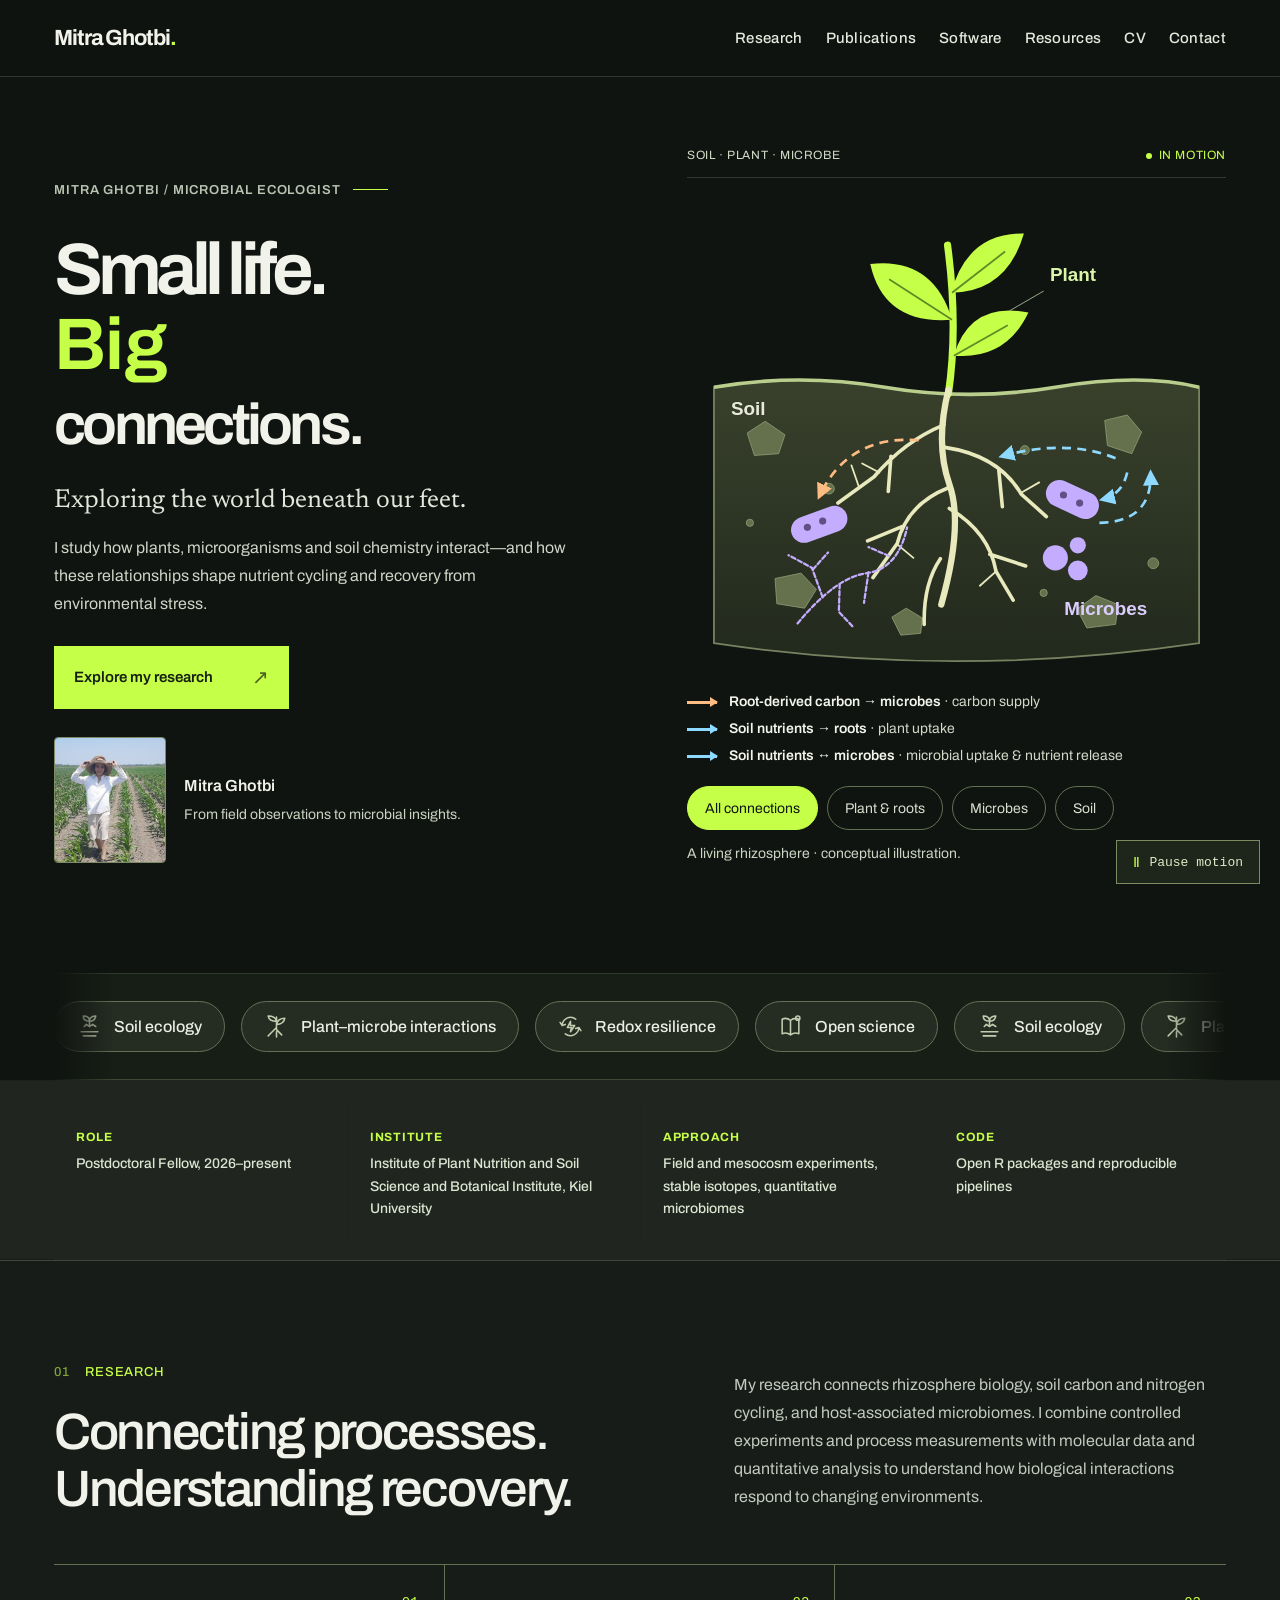
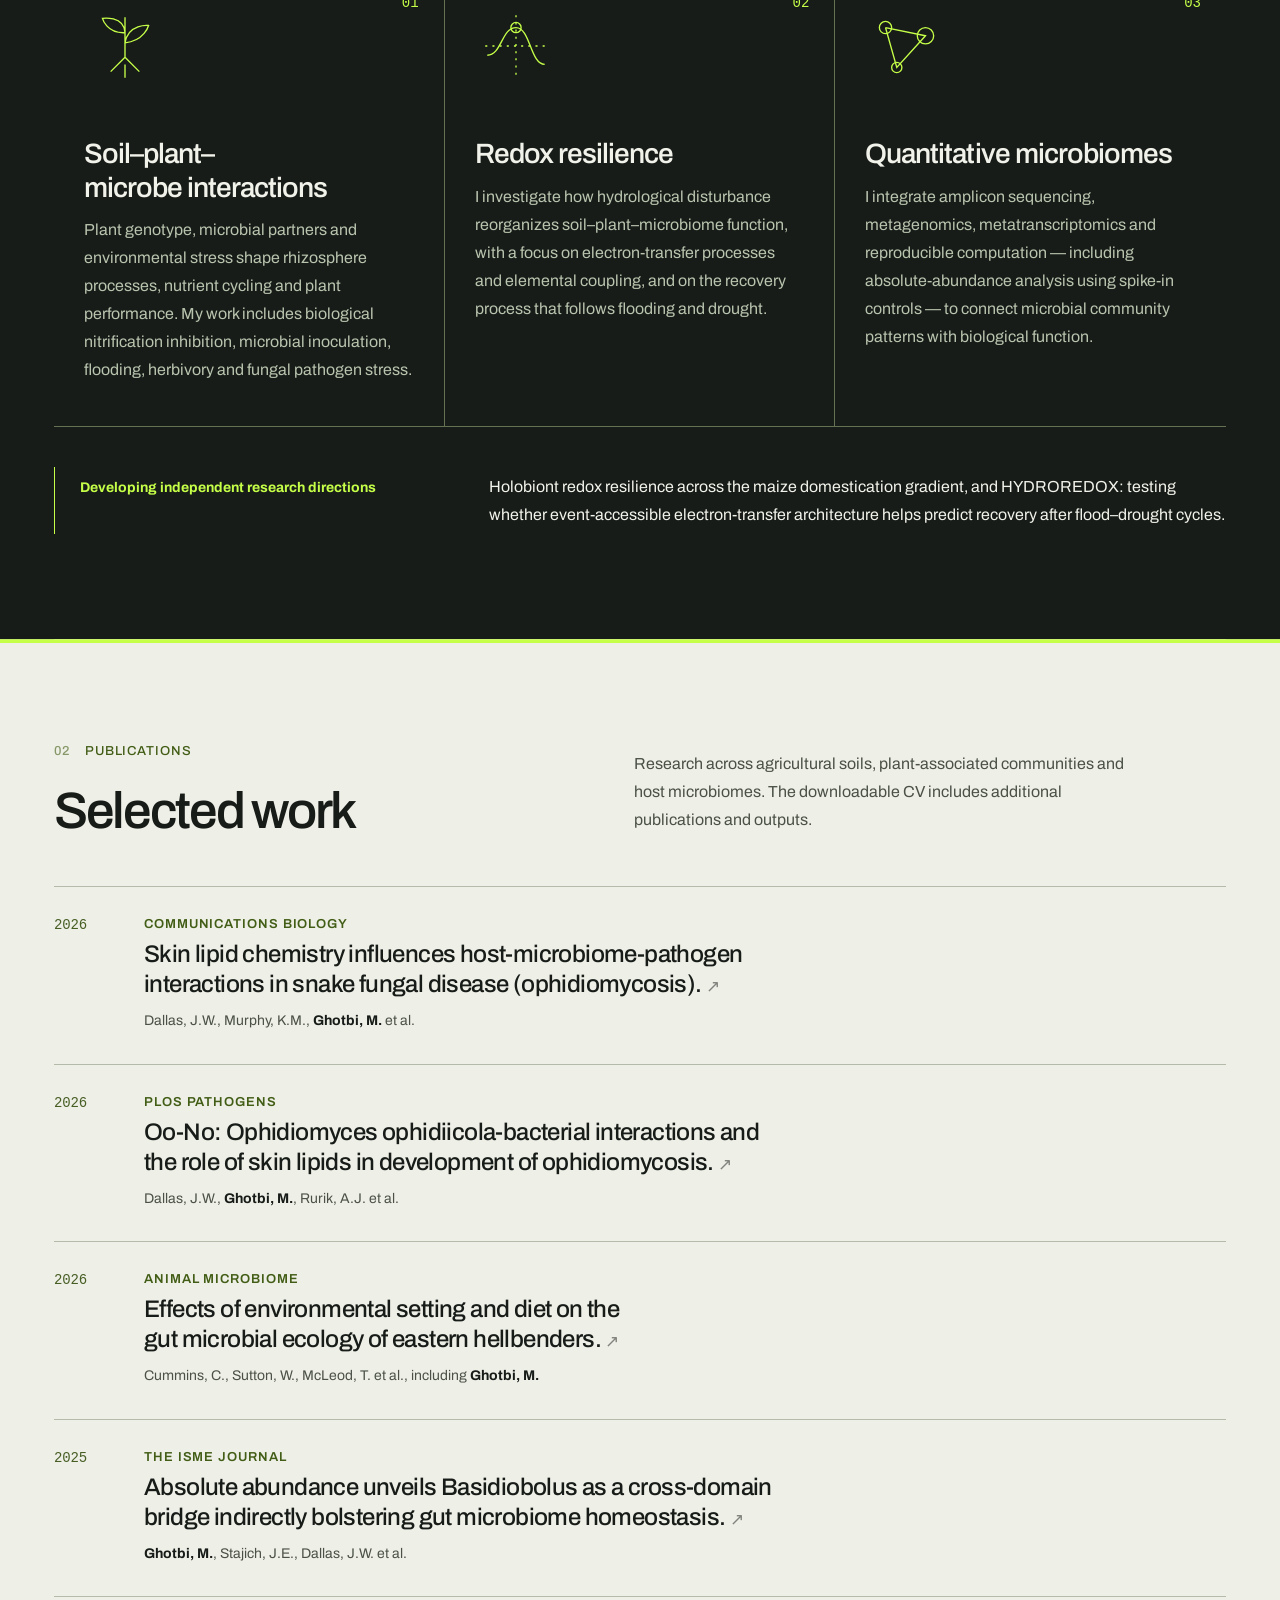
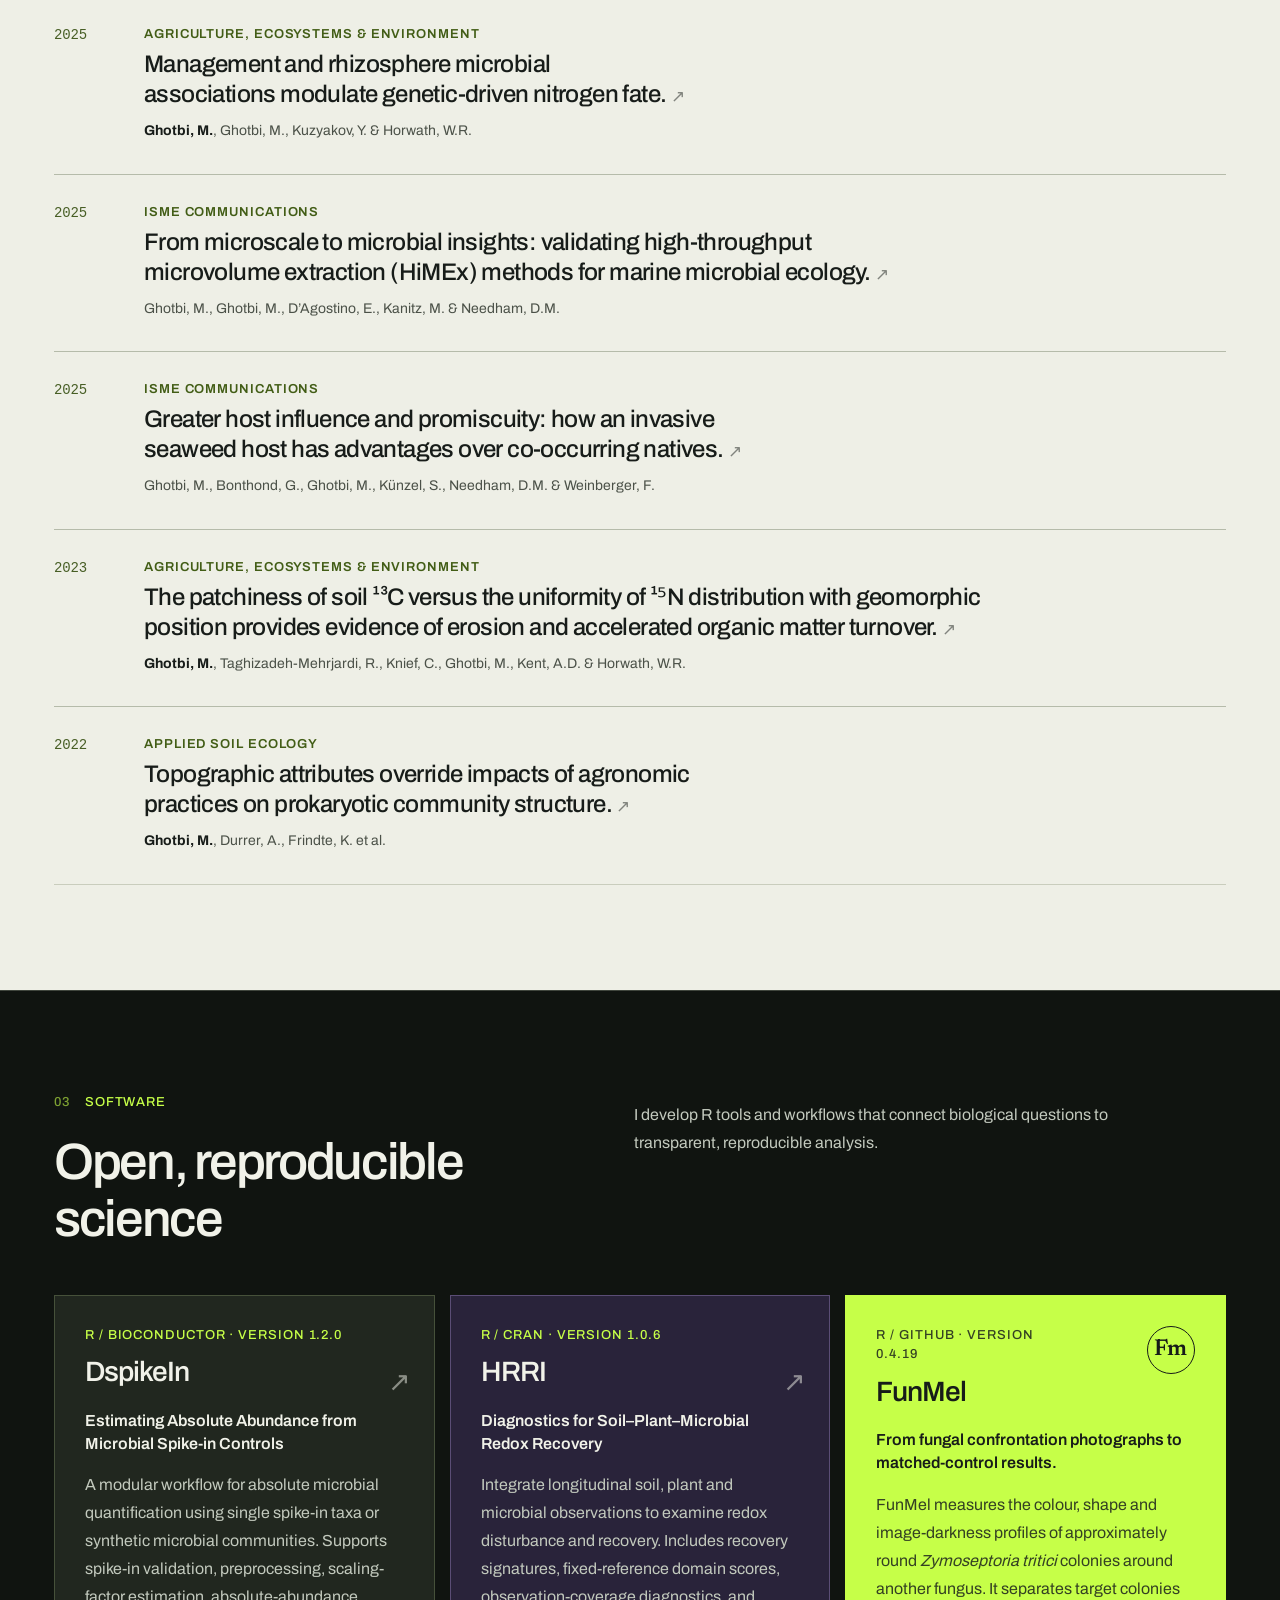
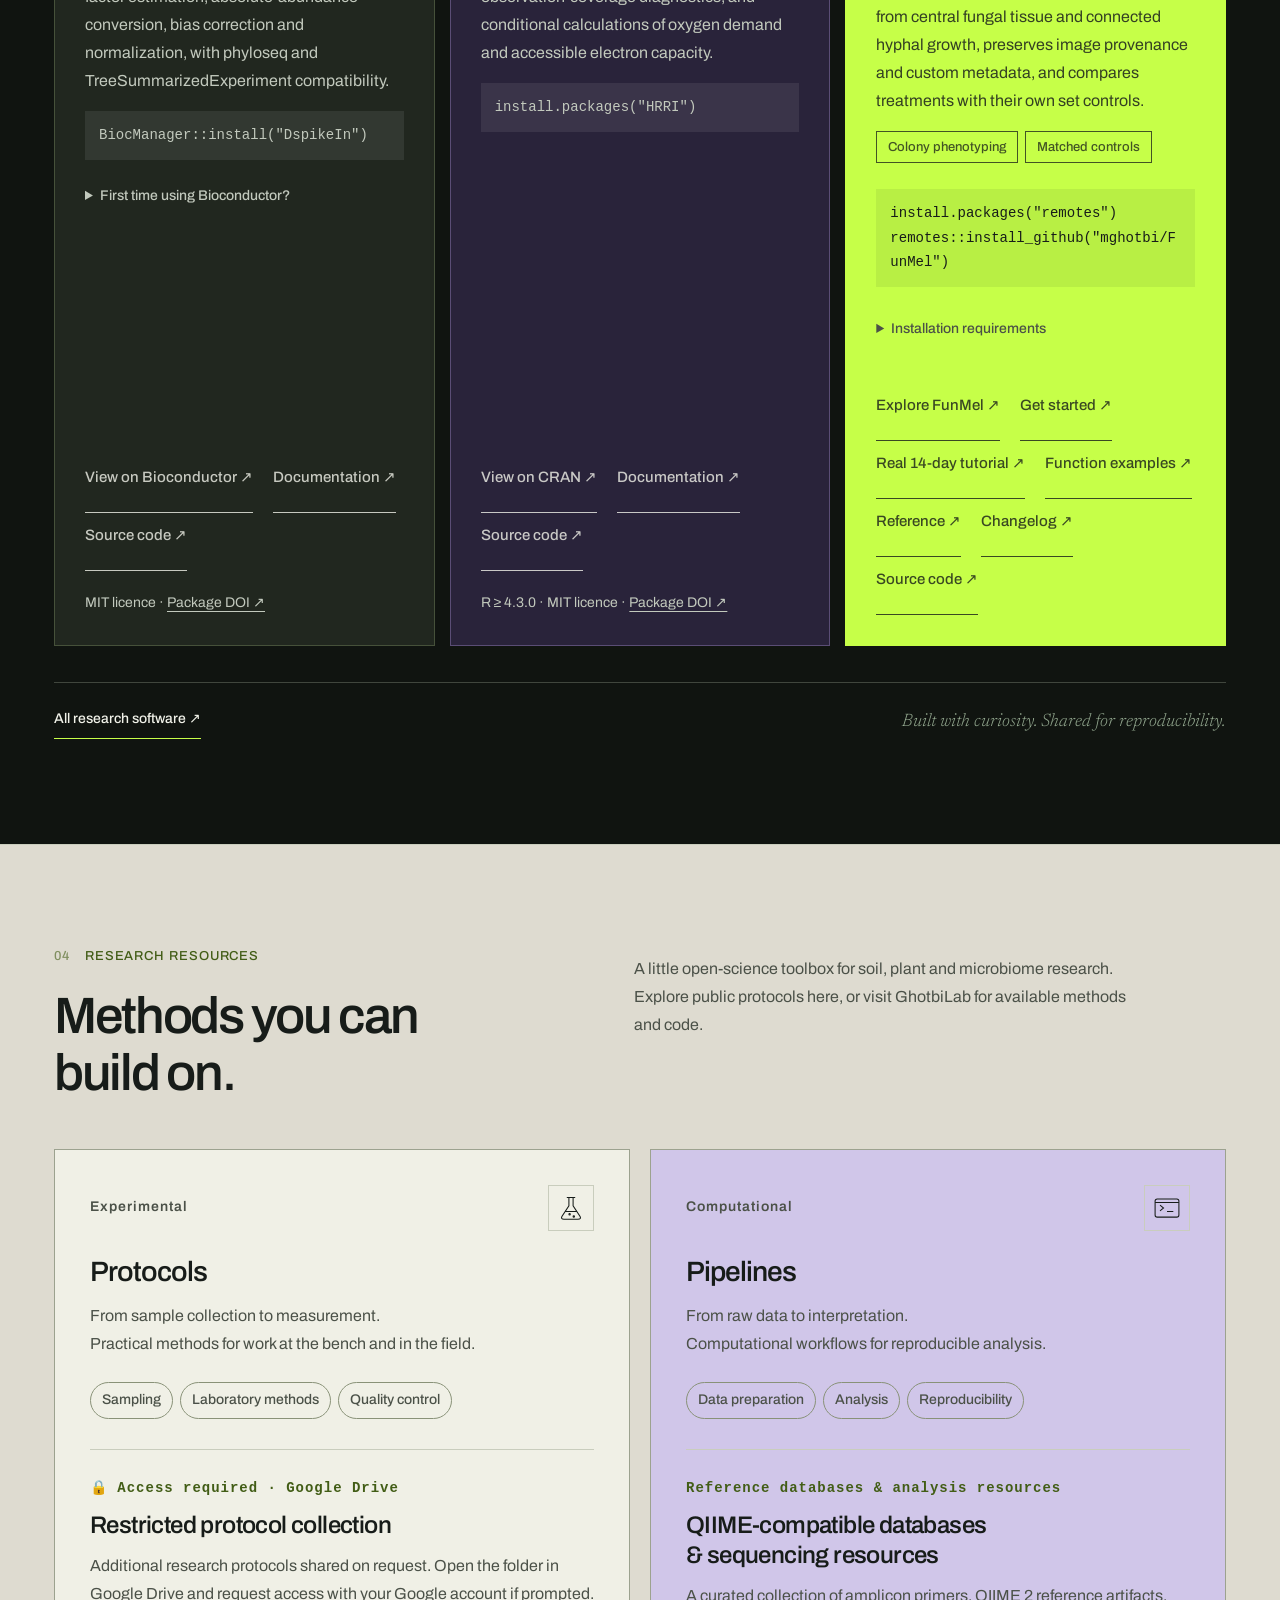
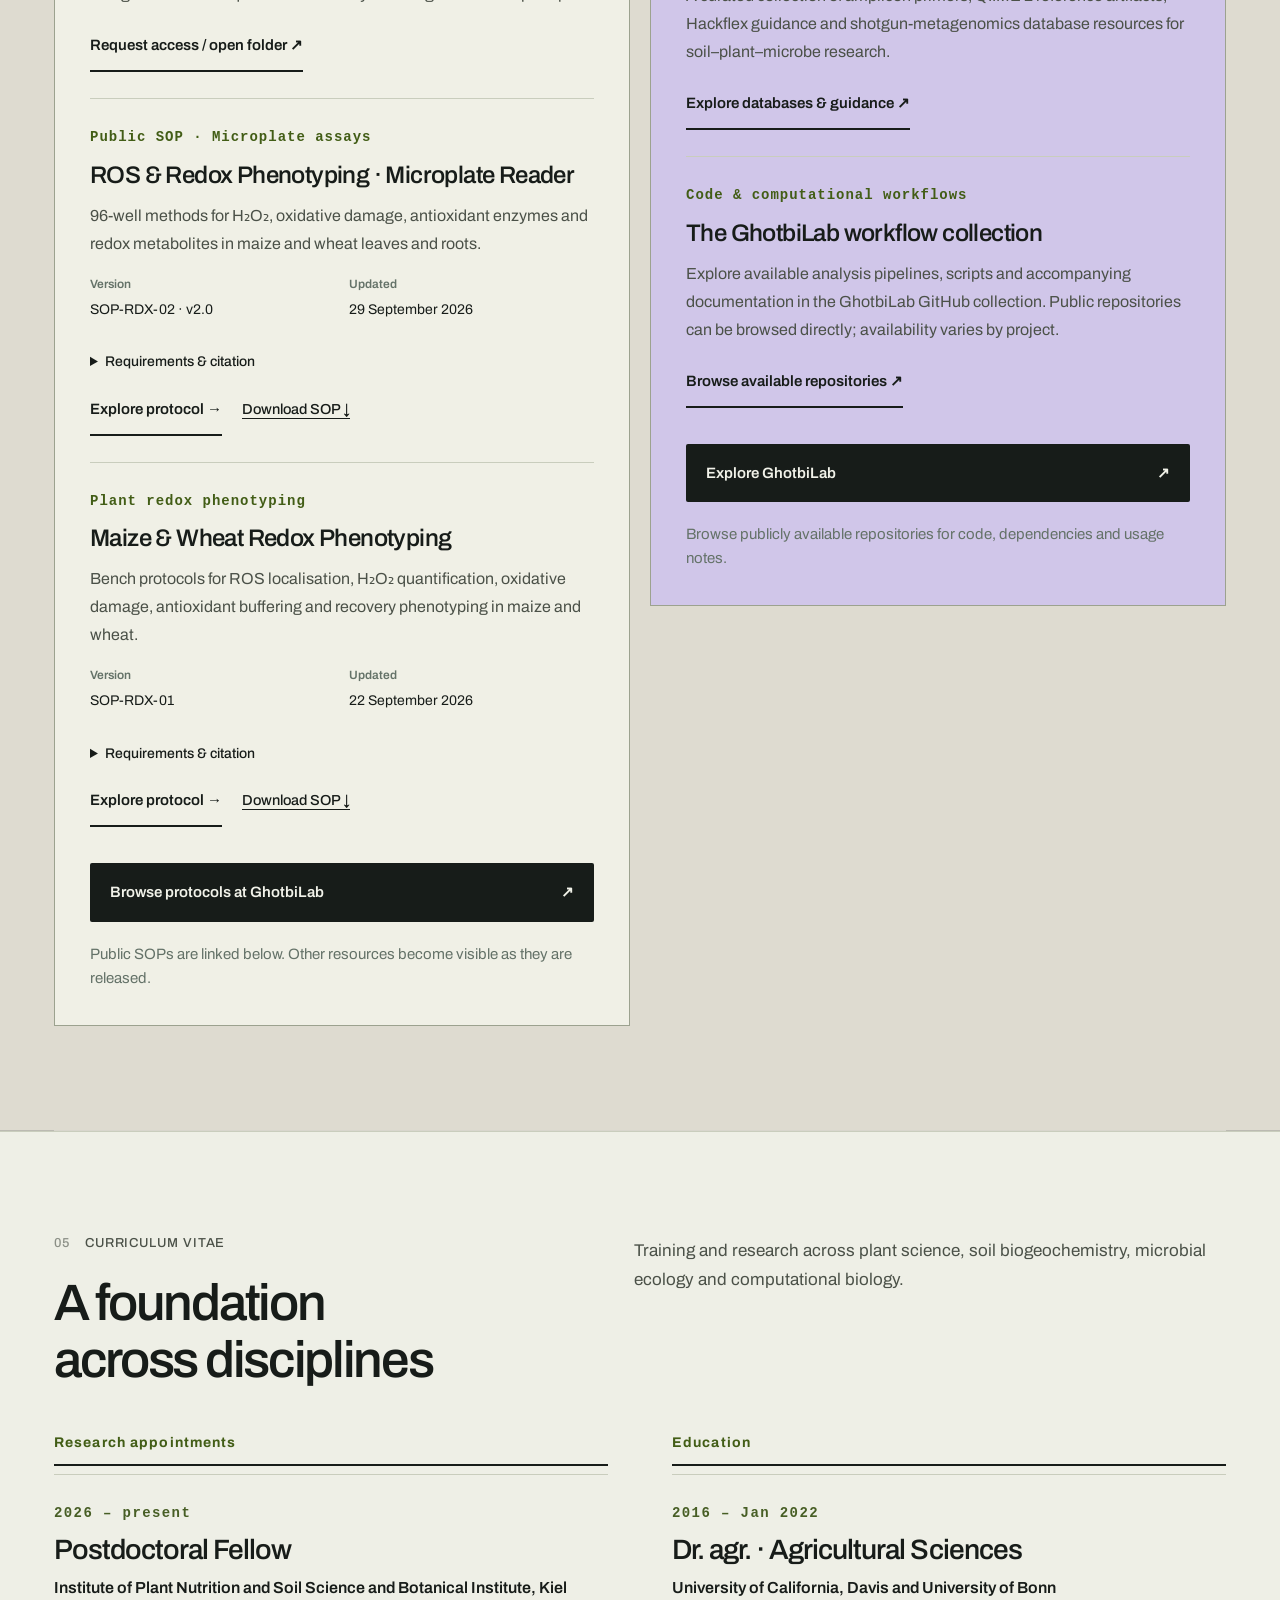
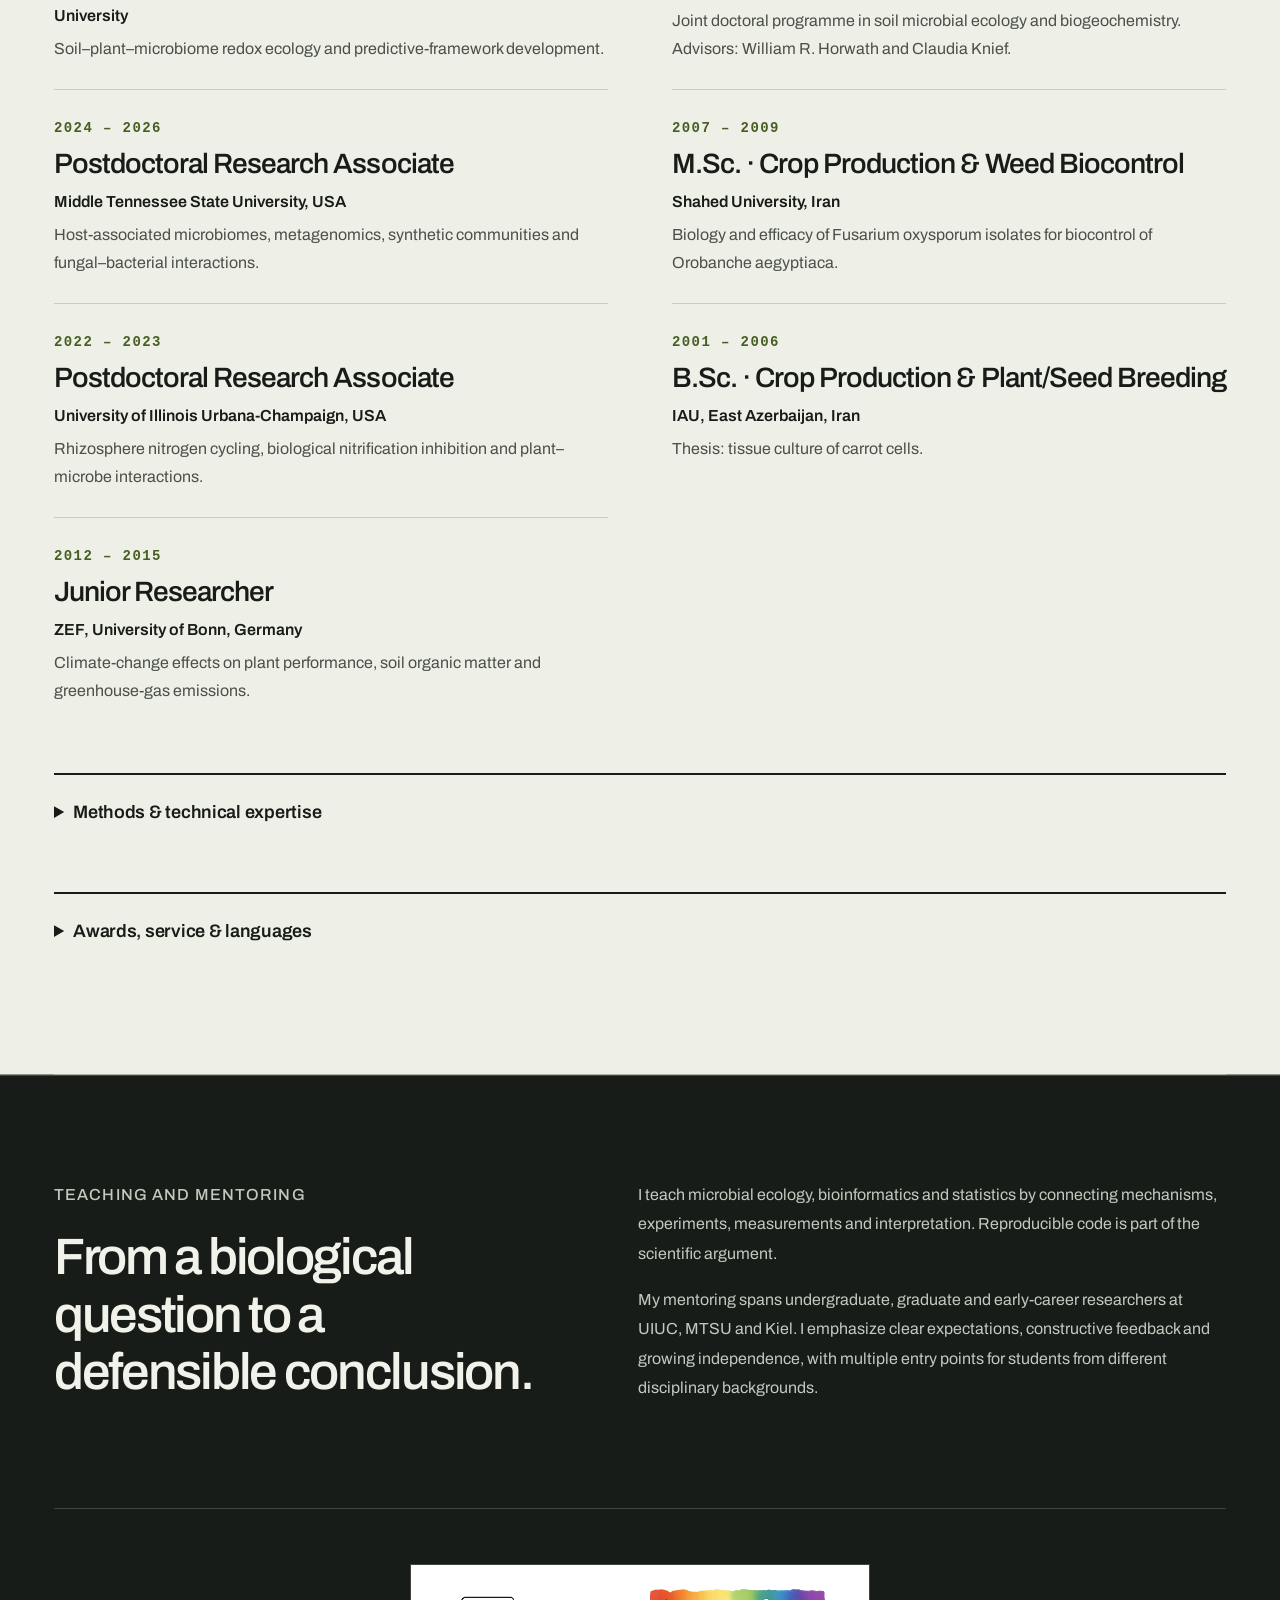
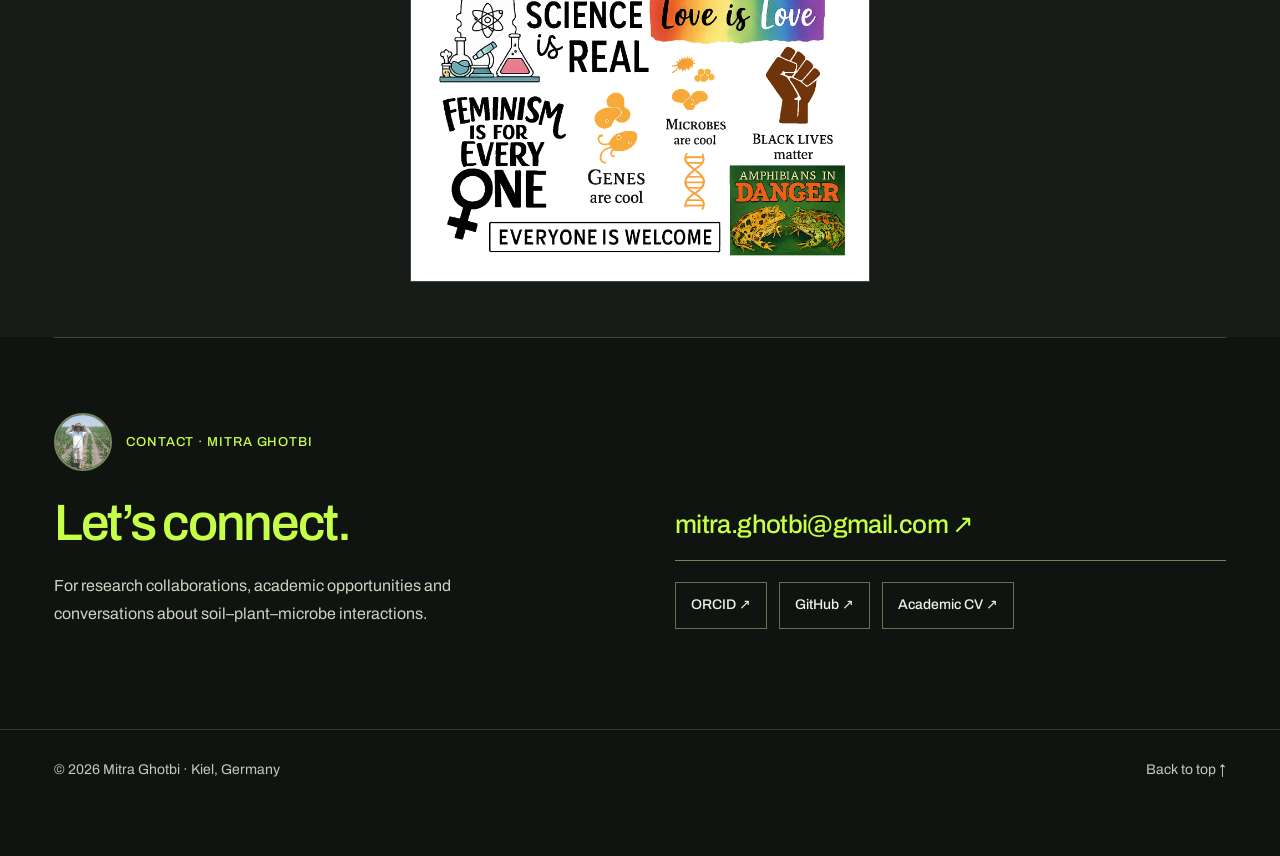
<file: index.html>
<!doctype html><html lang="en"><head><meta charset="utf-8"><meta name="viewport" content="width=device-width,initial-scale=1"><title>Mitra Ghotbi | Microbial ecology & soil biogeochemistry</title><meta name="description" content="Mitra Ghotbi is a soil biogeochemist and microbial ecologist studying soil–plant–microbe interactions, redox resilience and quantitative microbiomes."><meta name="theme-color" content="#0a1c18"><link rel="preload" href="assets/fonts/archivo-latin-wght-normal.woff2" as="font" type="font/woff2" crossorigin><link rel="preload" href="assets/fonts/newsreader-latin-wght-normal.woff2" as="font" type="font/woff2" crossorigin><link rel="stylesheet" href="style.css?v=20261028-olive-ribbon"><link rel="icon" href="assets/favicon.svg?v=2" type="image/svg+xml"><link rel="canonical" href="https://mghotbi.github.io/"><meta name="author" content="Mitra Ghotbi"><meta property="og:type" content="profile"><meta property="og:site_name" content="Mitra Ghotbi"><meta property="og:title" content="Mitra Ghotbi — microbial ecology &amp; soil biogeochemistry"><meta property="og:description" content="Mitra Ghotbi is a soil biogeochemist and microbial ecologist studying soil–plant–microbe interactions, redox resilience and quantitative microbiomes."><meta property="og:url" content="https://mghotbi.github.io/"><meta property="og:image" content="https://mghotbi.github.io/assets/og-card.png"><meta property="og:image:width" content="1200"><meta property="og:image:height" content="630"><meta property="og:image:alt" content="Mitra Ghotbi, life at the soil–plant–microbe interface."><meta property="profile:first_name" content="Mitra"><meta property="profile:last_name" content="Ghotbi"><meta name="twitter:card" content="summary_large_image"><meta name="twitter:title" content="Mitra Ghotbi — microbial ecology &amp; soil biogeochemistry"><meta name="twitter:description" content="Mitra Ghotbi is a soil biogeochemist and microbial ecologist studying soil–plant–microbe interactions, redox resilience and quantitative microbiomes."><meta name="twitter:image" content="https://mghotbi.github.io/assets/og-card.png"><script type="application/ld+json">{"@context":"https://schema.org","@type":"Person","name":"Mitra Ghotbi","givenName":"Mitra","familyName":"Ghotbi","url":"https://mghotbi.github.io/","image":"https://mghotbi.github.io/assets/og-card.png","email":"mailto:mitra.ghotbi@gmail.com","jobTitle":"Postdoctoral Fellow","description":"Mitra Ghotbi is a soil biogeochemist and microbial ecologist studying soil–plant–microbe interactions, redox resilience and quantitative microbiomes.","identifier":{"@type":"PropertyValue","propertyID":"ORCID","value":"https://orcid.org/0000-0001-9185-9993"},"affiliation":{"@type":"Organization","name":"Institute of Plant Nutrition and Soil Science and Botanical Institute, Kiel University","url":"https://www.uni-kiel.de/"},"alumniOf":[{"@type":"CollegeOrUniversity","name":"University of California, Davis"},{"@type":"CollegeOrUniversity","name":"University of Bonn"}],"knowsAbout":["Soil biogeochemistry","Microbial ecology","Rhizosphere processes","Redox resilience","Nitrogen cycling","Metagenomics","Quantitative microbiome analysis","Reproducible research software"],"sameAs":["https://orcid.org/0000-0001-9185-9993","https://github.com/mghotbi","https://github.com/GhotbiLab"]}</script></head><body class="editorial-home"><a class="skip" href="#main">Skip to content</a><div class="depth-rail" aria-hidden="true"><span class="rail-fill"></span></div><header><div class="wrap"><nav aria-label="Main navigation"><a class="wordmark" href="#">Mitra Ghotbi<span style="color:var(--accent)">.</span></a><button class="menu-toggle" aria-expanded="false" aria-controls="main-links" type="button">Menu <span aria-hidden="true">＋</span></button><div class="navlinks" id="main-links"><a href="#research">Research</a><a href="#publications">Publications</a><a href="#software">Software</a><a href="#resources">Resources</a><a href="#cv">CV</a><a href="#contact">Contact</a></div></nav></div></header><main id="main" class="wrap"><div class="hero"><div class="hero-copy"><p class="eyebrow">Mitra Ghotbi / Microbial ecologist</p><h1>Small life.<br><span class="electric">Big</span><br><span class="outline-word">connections.</span></h1><p class="hero-deck">Exploring the world beneath our feet.</p><p class="intro">I study how plants, microorganisms and soil chemistry interact—and how these relationships shape nutrient cycling and recovery from environmental stress.</p><div class="buttons"><a class="button primary" href="#research">Explore my research <span aria-hidden="true">↗</span></a></div><figure class="hero-field-photo"><img src="assets/mitra-fieldwork.jpg" alt="Mitra Ghotbi standing in a maize field"><figcaption><strong>Mitra Ghotbi</strong><span>From field observations to microbial insights.</span></figcaption></figure></div><div class="living-system" data-layer="all"><div class="system-top"><span>SOIL · PLANT · MICROBE</span><span class="live-dot">IN MOTION</span></div><div class="system-art"><svg viewBox="0 0 600 540" role="img" aria-labelledby="eco-title eco-desc"><title id="eco-title">Soil–plant–microbe interactions</title><desc id="eco-desc">A leafy plant grows above a soil cross-section. Branching roots extend into soil aggregates, bacteria and fungal hyphae. Orange arrows represent root-derived carbon moving toward microbes. Blue arrows show soil nutrient uptake by roots and nutrient uptake and release between soil and microbes. This is a conceptual illustration, not to scale.</desc><defs><linearGradient id="soil-fill" x2="0" y2="1"><stop stop-color="#39412c"/><stop offset="1" stop-color="#22291d"/></linearGradient><marker id="carbon-arrow" viewBox="0 0 10 10" refX="8" refY="5" markerWidth="6" markerHeight="6" orient="auto"><path d="M0 0L10 5L0 10Z" fill="#ffbc82"/></marker><marker id="nutrient-arrow" viewBox="0 0 10 10" refX="8" refY="5" markerWidth="6" markerHeight="6" orient="auto"><path d="M0 0L10 5L0 10Z" fill="#8ed9ff"/></marker></defs><path d="M30 215Q125 199 220 215T410 215T570 215V500Q300 540 30 500Z" fill="url(#soil-fill)" stroke="#788261" stroke-width="2"/><path d="M30 215Q125 199 220 215T410 215T570 215" fill="none" stroke="#b9ce8d" stroke-width="4"/>
<g class="soil-grains" fill="#65704d" stroke="#8a9670" stroke-width="1"><path d="M67 266l20-13 22 15-7 21-27 2Z"/><path d="M465 252l25-6 16 19-11 24-27-9Z"/><path d="M98 428l29-6 17 18-13 21-31-5Z"/><path d="M434 462l21-15 25 10-3 22-32 4Z"/><path d="M228 471l16-10 18 11-2 17-22 2Z"/><circle cx="376" cy="285" r="5"/><circle cx="158" cy="328" r="6"/><circle cx="397" cy="444" r="4"/><circle cx="70" cy="366" r="4"/><circle cx="519" cy="411" r="6"/></g>
<g class="root-system"><g class="plant-shoot"><path d="M291 222Q302 147 290 57" fill="none" stroke="#c6ff48" stroke-width="8" stroke-linecap="round"/><path d="M295 140Q219 146 204 78Q274 70 295 140M294 110Q356 109 375 44Q312 43 294 110M297 180Q355 185 380 132Q315 119 297 180" fill="#c6ff48"/><path d="M295 140L225 95M295 110L354 64M297 180L357 146" stroke="#608a26" stroke-width="2"/></g><g fill="none" stroke="#e8e9bc" stroke-linecap="round"><path d="M291 218Q276 278 292 323T283 457" stroke-width="7"/><path d="M286 257Q242 275 208 315L168 344M287 282Q347 291 372 334L400 359M291 327Q245 345 234 389L207 427M292 350Q336 376 344 420L363 452M282 406Q263 434 264 479M227 292L224 331M347 307L351 348M240 370L201 386M337 401L377 414" stroke-width="4"/><path d="M191 325L183 302M214 310L195 300M371 333L392 321M234 390L252 405M344 420L326 436" stroke-width="2"/></g></g>
<g class="microbe-community"><g class="microbe microbe-one"><rect x="115" y="354" width="65" height="29" rx="15" fill="#c4adff" transform="rotate(-20 145 369)"/><circle cx="134" cy="371" r="4" fill="#625085"/><circle cx="151" cy="364" r="4" fill="#625085"/></g><g class="microbe microbe-two"><rect x="398" y="325" width="62" height="30" rx="15" fill="#c4adff" transform="rotate(25 429 340)"/><circle cx="419" cy="335" r="4" fill="#625085"/><circle cx="437" cy="344" r="4" fill="#625085"/></g><g class="microbe microbe-three" fill="#c4adff"><circle cx="410" cy="405" r="14"/><circle cx="435" cy="419" r="11"/><circle cx="435" cy="391" r="9"/></g><g class="fungal-hyphae" stroke="#c4adff" fill="none" stroke-width="2.5" stroke-linecap="round"><path d="M123 478Q165 427 200 422T245 371M151 449L139 416L113 402M170 434L169 465L185 482M202 421L197 455M225 403L202 393M140 418L157 399"/></g></g>
<g class="exchange-paths" fill="none" stroke-width="3"><path class="carbon-flow" d="M258 274Q179 268 147 337" stroke="#ffbc82" marker-end="url(#carbon-arrow)"/><path class="nutrient-flow" d="M477 294Q421 272 350 292" stroke="#8ed9ff" marker-end="url(#nutrient-arrow)"/><path class="nutrient-flow soil-microbe-flow" d="M490 310Q484 335 462 340" stroke="#8ed9ff" marker-end="url(#nutrient-arrow)"/><path class="nutrient-flow microbe-soil-flow" d="M459 366Q518 365 516 310" stroke="#8ed9ff" marker-end="url(#nutrient-arrow)"/></g><g font-family="Arial,sans-serif" font-size="21" font-weight="600"><text x="404" y="97" fill="#d9f5a7">Plant</text><path d="M397 108L359 130" stroke="#a6b898"/><text x="49" y="246" fill="#e8eadc">Soil</text><text x="420" y="469" fill="#dccdff">Microbes</text></g></svg></div><div class="interaction-key"><p><i class="carbon-key"></i><span><strong>Root-derived carbon → microbes</strong> · carbon supply</span></p><p><i class="nutrient-key"></i><span><strong>Soil nutrients → roots</strong> · plant uptake</span></p><p><i class="nutrient-key"></i><span><strong>Soil nutrients ↔ microbes</strong> · microbial uptake &amp; nutrient release</span></p></div><div class="system-controls" role="group" aria-label="Explore the illustrated system"><button type="button" data-view="all" aria-pressed="true">All connections</button><button type="button" data-view="roots" aria-pressed="false">Plant & roots</button><button type="button" data-view="microbes" aria-pressed="false">Microbes</button><button type="button" data-view="soil" aria-pressed="false">Soil</button></div><p class="system-caption" aria-live="polite">A living rhizosphere · conceptual illustration.</p></div></div><div class="research-ribbon" aria-label="Soil ecology, plant–microbe interactions, redox resilience, open science"><div class="ribbon-track" aria-hidden="true"><div><span class="ribbon-pill ribbon-pill-0"><svg viewBox="0 0 24 24" aria-hidden="true" fill="none" stroke="currentColor" stroke-width="1.5" stroke-linecap="round" stroke-linejoin="round"><path d="M4 17h16M6 21h12M7 12l2-2 3 2 3-2 3 2M12 10V4m0 3Q6 7 6 2q6 0 6 5m0-1q1-4 6-4-1 5-6 5"/></svg>Soil ecology</span><span class="ribbon-pill ribbon-pill-1"><svg viewBox="0 0 24 24" aria-hidden="true" fill="none" stroke="currentColor" stroke-width="1.5" stroke-linecap="round" stroke-linejoin="round"><path d="M12 3v12m0-8Q5 7 4 2q7 0 8 5m0 3q1-6 8-6-1 6-8 6m0 3-5 5m5-3 5 5m-5-3v5m-5-4-3 3"/></svg>Plant–microbe interactions</span><span class="ribbon-pill ribbon-pill-2"><svg viewBox="0 0 24 24" aria-hidden="true" fill="none" stroke="currentColor" stroke-width="1.5" stroke-linecap="round" stroke-linejoin="round"><path d="M17 5a8 8 0 0 0-13 6m0 0-2-3m2 3 3-1m0 9a8 8 0 0 0 13-6m0 0 2 3m-2-3-3 1M12 7l-3 6h4l-1 4 4-6h-4z"/></svg>Redox resilience</span><span class="ribbon-pill ribbon-pill-3"><svg viewBox="0 0 24 24" aria-hidden="true" fill="none" stroke="currentColor" stroke-width="1.5" stroke-linecap="round" stroke-linejoin="round"><path d="M4 5q4-2 8 1 4-3 8-1v14q-4-2-8 1-4-3-8-1zM12 6v14"/><circle cx="19" cy="4" r="2"/></svg>Open science</span></div><div><span class="ribbon-pill ribbon-pill-0"><svg viewBox="0 0 24 24" aria-hidden="true" fill="none" stroke="currentColor" stroke-width="1.5" stroke-linecap="round" stroke-linejoin="round"><path d="M4 17h16M6 21h12M7 12l2-2 3 2 3-2 3 2M12 10V4m0 3Q6 7 6 2q6 0 6 5m0-1q1-4 6-4-1 5-6 5"/></svg>Soil ecology</span><span class="ribbon-pill ribbon-pill-1"><svg viewBox="0 0 24 24" aria-hidden="true" fill="none" stroke="currentColor" stroke-width="1.5" stroke-linecap="round" stroke-linejoin="round"><path d="M12 3v12m0-8Q5 7 4 2q7 0 8 5m0 3q1-6 8-6-1 6-8 6m0 3-5 5m5-3 5 5m-5-3v5m-5-4-3 3"/></svg>Plant–microbe interactions</span><span class="ribbon-pill ribbon-pill-2"><svg viewBox="0 0 24 24" aria-hidden="true" fill="none" stroke="currentColor" stroke-width="1.5" stroke-linecap="round" stroke-linejoin="round"><path d="M17 5a8 8 0 0 0-13 6m0 0-2-3m2 3 3-1m0 9a8 8 0 0 0 13-6m0 0 2 3m-2-3-3 1M12 7l-3 6h4l-1 4 4-6h-4z"/></svg>Redox resilience</span><span class="ribbon-pill ribbon-pill-3"><svg viewBox="0 0 24 24" aria-hidden="true" fill="none" stroke="currentColor" stroke-width="1.5" stroke-linecap="round" stroke-linejoin="round"><path d="M4 5q4-2 8 1 4-3 8-1v14q-4-2-8 1-4-3-8-1zM12 6v14"/><circle cx="19" cy="4" r="2"/></svg>Open science</span></div></div></div><div class="affiliation"><span><b>Role</b>Postdoctoral Fellow, 2026–present</span><span><b>Institute</b>Institute of Plant Nutrition and Soil Science and Botanical Institute, Kiel University</span><span><b>Approach</b>Field and mesocosm experiments, stable isotopes, quantitative microbiomes</span><span><b>Code</b>Open R packages and reproducible pipelines</span></div>
<section data-section="01" id="research"><div class="section-head"><div><p class="eyebrow">Research</p><h2>Connecting processes.<br>Understanding recovery.</h2></div><p>My research connects rhizosphere biology, soil carbon and nitrogen cycling, and host-associated microbiomes. I combine controlled experiments and process measurements with molecular data and quantitative analysis to understand how biological interactions respond to changing environments.</p></div><div class="topics"><article class="topic"><svg class="topic-art" viewBox="0 0 80 80" fill="none" stroke="currentColor" stroke-width="1.3" aria-hidden="true"><path d="M40 12v40m0-25C22 28 18 13 18 13s21-3 22 14Zm0 10c19-2 23-17 23-17S43 18 40 37ZM40 51 26 65m14-14 14 14m-14-7v13"/></svg><h3>Soil–plant–microbe interactions</h3><p>Plant genotype, microbial partners and environmental stress shape rhizosphere processes, nutrient cycling and plant performance. My work includes biological nitrification inhibition, microbial inoculation, flooding, herbivory and fungal pathogen stress.</p></article><article class="topic"><svg class="topic-art" viewBox="0 0 80 80" fill="none" stroke="currentColor" stroke-width="1.3" aria-hidden="true"><path d="M10 40h60M40 10v60" stroke-dasharray="2 5"/><path d="M12 49c14 0 14-27 28-27s14 36 28 36"/><circle cx="40" cy="22" r="5"/></svg><h3>Redox resilience</h3><p>I investigate how hydrological disturbance reorganizes soil–plant–microbiome function, with a focus on electron-transfer processes and elemental coupling, and on the recovery process that follows flooding and drought.</p></article><article class="topic"><svg class="topic-art" viewBox="0 0 80 80" fill="none" stroke="currentColor" stroke-width="1.3" aria-hidden="true"><path d="m20 22 39 8-28 31-11-39 11 39 28-31"/><circle cx="20" cy="22" r="6"/><circle cx="59" cy="30" r="8"/><circle cx="31" cy="61" r="5"/></svg><h3>Quantitative microbiomes</h3><p>I integrate amplicon sequencing, metagenomics, metatranscriptomics and reproducible computation — including absolute-abundance analysis using spike-in controls — to connect microbial community patterns with biological function.</p></article></div><div class="research-note"><p><strong>Developing independent research directions</strong></p><p>Holobiont redox resilience across the maize domestication gradient, and HYDROREDOX: testing whether event-accessible electron-transfer architecture helps predict recovery after flood–drought cycles.</p></div></section>
<section data-section="02" id="publications"><div class="section-head"><div><p class="eyebrow">Publications</p><h2>Selected work</h2></div><p>Research across agricultural soils, plant-associated communities and host microbiomes. The downloadable CV includes additional publications and outputs.</p></div><article class="paper"><span class="year">2026</span><div><p class="eyebrow">Communications Biology</p><h3><a href="https://www.nature.com/articles/s42003-026-10820-w">Skin lipid chemistry influences host-microbiome-pathogen interactions in snake fungal disease (ophidiomycosis). <span aria-hidden="true">↗</span></a></h3><p class="authors">Dallas, J.W., Murphy, K.M., <b>Ghotbi, M.</b> et al.</p></div></article><article class="paper"><span class="year">2026</span><div><p class="eyebrow">PLOS Pathogens</p><h3><a href="https://doi.org/10.1371/journal.ppat.1013875">Oo-No: Ophidiomyces ophidiicola-bacterial interactions and the role of skin lipids in development of ophidiomycosis. <span aria-hidden="true">↗</span></a></h3><p class="authors">Dallas, J.W., <b>Ghotbi, M.</b>, Rurik, A.J. et al.</p></div></article><article class="paper"><span class="year">2026</span><div><p class="eyebrow">Animal Microbiome</p><h3><a href="https://doi.org/10.1186/s42523-026-00537-w">Effects of environmental setting and diet on the gut microbial ecology of eastern hellbenders. <span aria-hidden="true">↗</span></a></h3><p class="authors">Cummins, C., Sutton, W., McLeod, T. et al., including <b>Ghotbi, M.</b></p></div></article><article class="paper"><span class="year">2025</span><div><p class="eyebrow">The ISME Journal</p><h3><a href="https://doi.org/10.1093/ismejo/wraf150">Absolute abundance unveils Basidiobolus as a cross-domain bridge indirectly bolstering gut microbiome homeostasis. <span aria-hidden="true">↗</span></a></h3><p class="authors"><b>Ghotbi, M.</b>, Stajich, J.E., Dallas, J.W. et al.</p></div></article><article class="paper"><span class="year">2025</span><div><p class="eyebrow">Agriculture, Ecosystems &amp; Environment</p><h3><a href="https://doi.org/10.1016/j.agee.2024.109308">Management and rhizosphere microbial associations modulate genetic-driven nitrogen fate. <span aria-hidden="true">↗</span></a></h3><p class="authors"><b>Ghotbi, M.</b>, Ghotbi, M., Kuzyakov, Y. &amp; Horwath, W.R.</p></div></article><article class="paper"><span class="year">2025</span><div><p class="eyebrow">ISME Communications</p><h3><a href="https://doi.org/10.1093/ismeco/ycaf218">From microscale to microbial insights: validating high-throughput microvolume extraction (HiMEx) methods for marine microbial ecology. <span aria-hidden="true">↗</span></a></h3><p class="authors">Ghotbi, M., Ghotbi, M., D’Agostino, E., Kanitz, M. &amp; Needham, D.M.</p></div></article><article class="paper"><span class="year">2025</span><div><p class="eyebrow">ISME Communications</p><h3><a href="https://doi.org/10.1093/ismeco/ycaf120">Greater host influence and promiscuity: how an invasive seaweed host has advantages over co-occurring natives. <span aria-hidden="true">↗</span></a></h3><p class="authors">Ghotbi, M., Bonthond, G., Ghotbi, M., Künzel, S., Needham, D.M. &amp; Weinberger, F.</p></div></article><article class="paper"><span class="year">2023</span><div><p class="eyebrow">Agriculture, Ecosystems &amp; Environment</p><h3><a href="https://doi.org/10.1016/j.agee.2023.108616">The patchiness of soil ¹³C versus the uniformity of ¹⁵N distribution with geomorphic position provides evidence of erosion and accelerated organic matter turnover. <span aria-hidden="true">↗</span></a></h3><p class="authors"><b>Ghotbi, M.</b>, Taghizadeh-Mehrjardi, R., Knief, C., Ghotbi, M., Kent, A.D. &amp; Horwath, W.R.</p></div></article><article class="paper"><span class="year">2022</span><div><p class="eyebrow">Applied Soil Ecology</p><h3><a href="https://doi.org/10.1016/j.apsoil.2022.104446">Topographic attributes override impacts of agronomic practices on prokaryotic community structure. <span aria-hidden="true">↗</span></a></h3><p class="authors"><b>Ghotbi, M.</b>, Durrer, A., Frindte, K. et al.</p></div></article></section>
<section data-section="03" id="software"><div class="section-head"><div><p class="eyebrow">Software</p><h2>Open, reproducible science</h2></div><p>I develop R tools and workflows that connect biological questions to transparent, reproducible analysis.</p></div><div class="software"><article id="dspikein"><p class="eyebrow">R / Bioconductor · Version 1.2.0</p><h3>DspikeIn</h3><p><strong>Estimating Absolute Abundance from Microbial Spike-in Controls</strong></p><p>A modular workflow for absolute microbial quantification using single spike-in taxa or synthetic microbial communities. Supports spike-in validation, preprocessing, scaling-factor estimation, absolute-abundance conversion, bias correction and normalization, with phyloseq and TreeSummarizedExperiment compatibility.</p><p><code>BiocManager::install("DspikeIn")</code></p><details><summary>First time using Bioconductor?</summary><p>Install BiocManager first with <code>install.packages("BiocManager")</code>, then run the command above.</p></details><div class="buttons"><a href="https://bioconductor.org/packages/DspikeIn">View on Bioconductor ↗</a><a href="https://bioconductor.org/packages/release/bioc/vignettes/DspikeIn/inst/doc/DspikeIn-with-TSE.html">Documentation ↗</a><a href="https://github.com/mghotbi/DspikeIn">Source code ↗</a></div><p style="margin-top:20px;margin-bottom:0;font-size:14px">MIT licence · <a href="https://doi.org/10.18129/B9.bioc.DspikeIn">Package DOI ↗</a></p></article><article id="hrri"><p class="eyebrow">R / CRAN · Version 1.0.6</p><h3>HRRI</h3><p><strong>Diagnostics for Soil–Plant–Microbial Redox Recovery</strong></p><p>Integrate longitudinal soil, plant and microbial observations to examine redox disturbance and recovery. Includes recovery signatures, fixed-reference domain scores, observation-coverage diagnostics, and conditional calculations of oxygen demand and accessible electron capacity.</p><p><code>install.packages("HRRI")</code></p><div class="buttons"><a href="https://CRAN.R-project.org/package=HRRI">View on CRAN ↗</a><a href="https://mghotbi.github.io/HRRI/">Documentation ↗</a><a href="https://github.com/mghotbi/HRRI">Source code ↗</a></div><p style="margin-top:20px;margin-bottom:0;font-size:14px">R ≥ 4.3.0 · MIT licence · <a href="https://doi.org/10.32614/CRAN.package.HRRI">Package DOI ↗</a></p></article><article id="funmel"><div class="software-top"><p class="eyebrow">R / GitHub · Version 0.4.19</p><span class="package-mark" aria-hidden="true">Fm</span></div><h3>FunMel</h3><p><strong>From fungal confrontation photographs to matched-control results.</strong></p><p>FunMel measures the colour, shape and image-darkness profiles of approximately round <i>Zymoseptoria tritici</i> colonies around another fungus. It separates target colonies from central fungal tissue and connected hyphal growth, preserves image provenance and custom metadata, and compares treatments with their own set controls.</p><div class="software-tags"><span>Colony phenotyping</span><span>Matched controls</span></div><pre><code>install.packages("remotes")
remotes::install_github("mghotbi/FunMel")</code></pre><details><summary>Installation requirements</summary><p>Restart R before loading an updated package. R ≥ 4.1 and source-compilation tools are required: Xcode Command Line Tools on macOS, matching Rtools on Windows, or R development tools and ImageMagick development libraries on Linux. For installed tutorials, use <code>build_vignettes=TRUE</code> during installation.</p></details><div class="buttons"><a href="https://mghotbi.github.io/FunMel/index.html">Explore FunMel ↗</a><a href="https://mghotbi.github.io/FunMel/articles/FunMel.html">Get started ↗</a><a href="https://mghotbi.github.io/FunMel/articles/Real-14-day.html">Real 14-day tutorial ↗</a><a href="https://mghotbi.github.io/FunMel/articles/Function-examples.html">Function examples ↗</a><a href="https://mghotbi.github.io/FunMel/reference/index.html">Reference ↗</a><a href="https://mghotbi.github.io/FunMel/news/index.html">Changelog ↗</a><a href="https://github.com/mghotbi/FunMel">Source code ↗</a></div></article></div><p class="software-directory"><a href="https://github.com/mghotbi">All research software ↗</a><span>Built with curiosity. Shared for reproducibility.</span></p></section>
<section data-section="04" id="resources" class="methods-section" aria-labelledby="methods-title">
  <div class="methods-heading"><div><p class="eyebrow">Research resources</p><h2 id="methods-title">Methods you can<br><em>build on.</em></h2></div><p>A little open-science toolbox for soil, plant and microbiome research. Explore public protocols here, or visit GhotbiLab for available methods and code.</p></div>
  <div class="methods-collections">
    <article id="protocols" class="method-collection" aria-labelledby="protocols-title">
      <div class="collection-top"><span class="collection-number">Experimental</span><svg class="method-icon" viewBox="0 0 40 40" fill="none" stroke="currentColor" stroke-width="1.5" aria-hidden="true"><path d="M14 5h12M17 5v12L7 32q-2 4 3 4h20q5 0 3-4L23 17V5M12 25h16"/><circle cx="18" cy="29" r="1"/><circle cx="24" cy="32" r="1"/></svg></div>
      <h3 id="protocols-title">Protocols</h3><p class="collection-description">From sample collection to measurement.<br>Practical methods for work at the bench and in the field.</p>
      <div class="collection-tags" aria-label="Protocol focus"><span>Sampling</span><span>Laboratory methods</span><span>Quality control</span></div>
      <div id="protocol-links" class="resource-entries"><div class="resource-empty"><span class="availability"><span aria-hidden="true"></span>Explore the collection</span><h4>Protocol collection</h4><p>Public protocols are available below. Browse additional methods at GhotbiLab.</p></div></div>
      <a class="collection-link" href="https://github.com/GhotbiLab">Browse protocols at GhotbiLab <span aria-hidden="true">↗</span></a><p class="collection-footnote">Public SOPs are linked below. Other resources become visible as they are released.</p>
    </article>
    <article id="pipelines" class="method-collection pipeline-collection" aria-labelledby="pipelines-title">
      <div class="collection-top"><span class="collection-number">Computational</span><svg class="method-icon" viewBox="0 0 40 40" fill="none" stroke="currentColor" stroke-width="1.5" aria-hidden="true"><rect x="3" y="7" width="34" height="26" rx="3"/><path d="m10 16 5 4-5 4M20 25h9M3 12h34"/></svg></div>
      <h3 id="pipelines-title">Pipelines</h3><p class="collection-description">From raw data to interpretation.<br>Computational workflows for reproducible analysis.</p>
      <div class="collection-tags" aria-label="Pipeline focus"><span>Data preparation</span><span>Analysis</span><span>Reproducibility</span></div>
      <div id="pipeline-links" class="resource-entries"><div class="resource-empty"><span class="availability"><span aria-hidden="true"></span>Explore the collection</span><h4>Pipeline collection</h4><p>Browse available scripts and workflow documentation at GhotbiLab.</p></div></div>
      <a class="collection-link" href="https://github.com/GhotbiLab">Explore GhotbiLab <span aria-hidden="true">↗</span></a><p class="collection-footnote">Browse publicly available repositories for code, dependencies and usage notes.</p>
    </article>
  </div>
  <noscript><p><a href="https://github.com/mghotbi/QIIME-compatible-database">QIIME-compatible databases &amp; sequencing resources</a> · <a href="https://drive.google.com/drive/folders/1F76FxJrMChos5CgjyWPgHUF178bcI37W?usp=drive_link">🔒 Restricted protocol collection — request access</a> · <a href="protocols/plate-reader-redox-phenotyping.html">Plate-reader ROS &amp; redox phenotyping</a> · <a href="protocols/maize-wheat-redox-phenotyping.html">Maize &amp; wheat redox phenotyping</a> · <a href="https://github.com/GhotbiLab">GhotbiLab protocols &amp; pipelines</a></p></noscript>
</section><section data-section="05" id="cv"><div class="section-head"><div><p class="eyebrow">Curriculum vitae</p><h2>A foundation across disciplines</h2></div><div><p>Training and research across plant science, soil biogeochemistry, microbial ecology and computational biology.</p></div></div><div class="cv-grid"><div><h3 class="subheading">Research appointments</h3><article class="cv-item"><span class="date">2026 – present</span><h3>Postdoctoral Fellow</h3><p><strong>Institute of Plant Nutrition and Soil Science and Botanical Institute, Kiel University</strong></p><p>Soil–plant–microbiome redox ecology and predictive-framework development.</p></article><article class="cv-item"><span class="date">2024 – 2026</span><h3>Postdoctoral Research Associate</h3><p><strong>Middle Tennessee State University, USA</strong></p><p>Host-associated microbiomes, metagenomics, synthetic communities and fungal–bacterial interactions.</p></article><article class="cv-item"><span class="date">2022 – 2023</span><h3>Postdoctoral Research Associate</h3><p><strong>University of Illinois Urbana-Champaign, USA</strong></p><p>Rhizosphere nitrogen cycling, biological nitrification inhibition and plant–microbe interactions.</p></article><article class="cv-item"><span class="date">2012 – 2015</span><h3>Junior Researcher</h3><p><strong>ZEF, University of Bonn, Germany</strong></p><p>Climate-change effects on plant performance, soil organic matter and greenhouse-gas emissions.</p></article></div><div><h3 class="subheading">Education</h3><article class="cv-item"><span class="date">2016 – Jan 2022</span><h3>Dr. agr. · Agricultural Sciences</h3><p><strong>University of California, Davis and University of Bonn</strong></p><p>Joint doctoral programme in soil microbial ecology and biogeochemistry. Advisors: William R. Horwath and Claudia Knief.</p></article><article class="cv-item"><span class="date">2007 – 2009</span><h3>M.Sc. · Crop Production & Weed Biocontrol</h3><p><strong>Shahed University, Iran</strong></p><p>Biology and efficacy of Fusarium oxysporum isolates for biocontrol of Orobanche aegyptiaca.</p></article><article class="cv-item"><span class="date">2001 – 2006</span><h3>B.Sc. · Crop Production & Plant/Seed Breeding</h3><p><strong>IAU, East Azerbaijan, Iran</strong></p><p>Thesis: tissue culture of carrot cells.</p></article></div></div><details class="details"><summary>Methods & technical expertise</summary><div class="cv-grid"><div><h3>Experimental & molecular</h3><p>Greenhouse, mesocosm and field experiments; rhizosphere processes; microbial inoculation and synthetic communities; plant, root, soil and gas measurements; stable isotopes; DNA/RNA workflows; 16S/ITS profiling; metagenomics and transcriptomic analysis.</p></div><div><h3>Computational & statistical</h3><p>R, Bioconductor and Linux; mixed models, multivariate analysis and ecological networks; genome-resolved workflows; reproducible pipelines and R package development. Additional tools include TASSEL, Cytoscape, Gephi, SigmaPlot and GenGIS.</p></div></div></details><details class="details"><summary>Awards, service & languages</summary><ul><li>ISME19 Travel Grant (2024); FEMS Congress Grant (2023).</li><li>PhD Project Scholarship, UC Davis (2015–2017); WASCAL Scholarship, University of Bonn (2012–2014).</li><li>Earlier awards include IFOAM, NAAEE, ICM9, EWRS and IWSS support.</li><li>ISME community mentoring; journal peer review, including The ISME Journal and Applied Soil Ecology.</li><li>Memberships: ISME, MSA, ASA, CSSA, SSSA and FEMS.</li><li>Persian/Farsi (native), English (fluent), German (B1).</li></ul></details></section>
<section data-section="06" id="teaching"><div class="teaching"><div><p class="eyebrow">Teaching and mentoring</p><h2>From a biological question to a defensible conclusion.</h2></div><div><p>I teach microbial ecology, bioinformatics and statistics by connecting mechanisms, experiments, measurements and interpretation. Reproducible code is part of the scientific argument.</p><p>My mentoring spans undergraduate, graduate and early-career researchers at UIUC, MTSU and Kiel. I emphasize clear expectations, constructive feedback and growing independence, with multiple entry points for students from different disciplinary backgrounds.</p></div></div></section>
<aside class="values-art" aria-label="Science and inclusion"><img src="assets/science-and-inclusion.gif" width="1536" height="1024" loading="lazy" alt="Science and inclusion artwork: love is love, Black lives matter, microbes and genes are cool, amphibians in danger, and everyone is welcome."></aside><div id="contact" class="contact"><p class="eyebrow"><img class="contact-portrait" src="assets/mitra-fieldwork.jpg" alt="Mitra Ghotbi in the field">Contact · Mitra Ghotbi</p><h2>Let’s connect.</h2><p>For research collaborations, academic opportunities and conversations about soil–plant–microbe interactions.</p><a class="statement" href="mailto:mitra.ghotbi@gmail.com">mitra.ghotbi@gmail.com ↗</a><div class="contact-links"><a href="https://orcid.org/0000-0001-9185-9993">ORCID ↗</a><a href="https://github.com/mghotbi">GitHub ↗</a><a href="assets/Mitra-Ghotbi-CV.pdf">Academic CV ↗</a></div></div></main><footer><div class="wrap footer-row"><span>© 2026 Mitra Ghotbi · Kiel, Germany</span><a href="#">Back to top ↑</a></div></footer><button class="motion-control" type="button" aria-pressed="false" hidden><span class="motion-symbol" aria-hidden="true">Ⅱ</span><span class="motion-label">Pause motion</span></button><script src="resources.js?v=20261027c"></script><script src="interactions.js?v=20261028-olive-ribbon"></script></body></html>
</file>
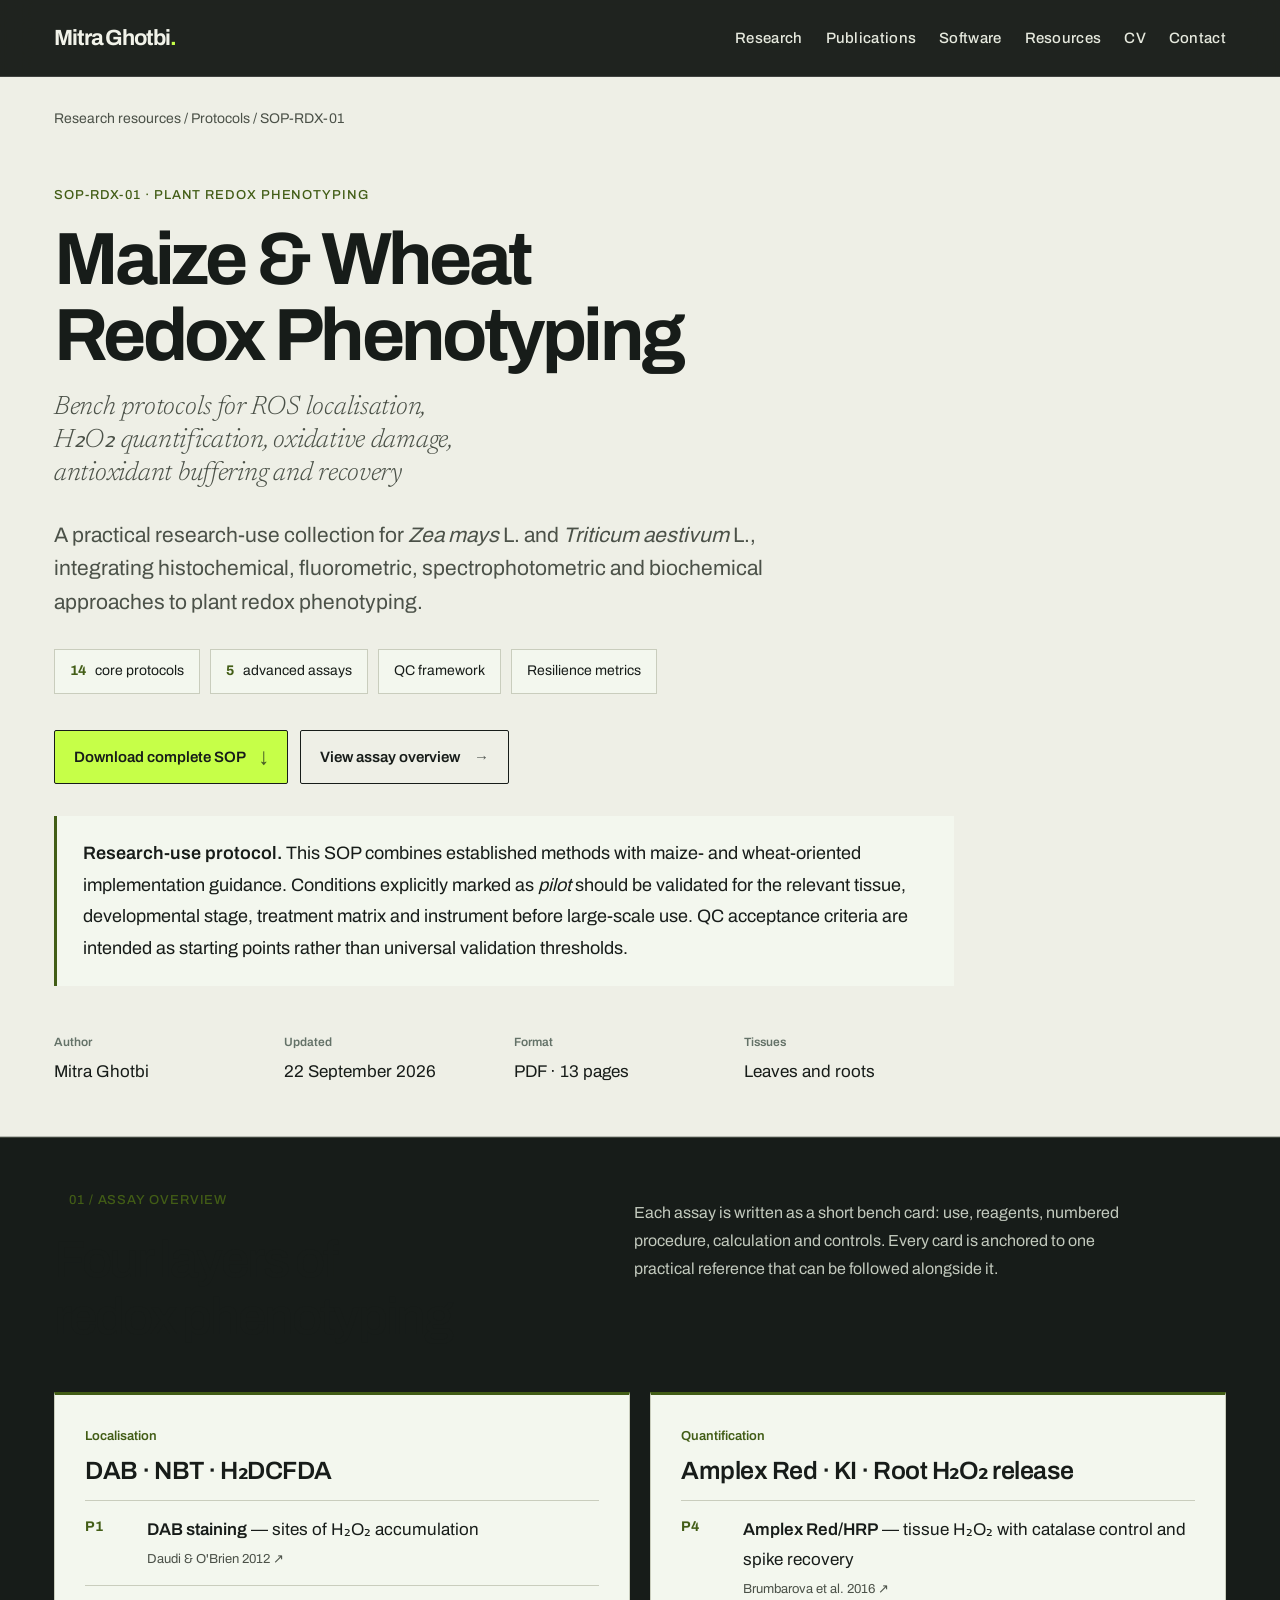
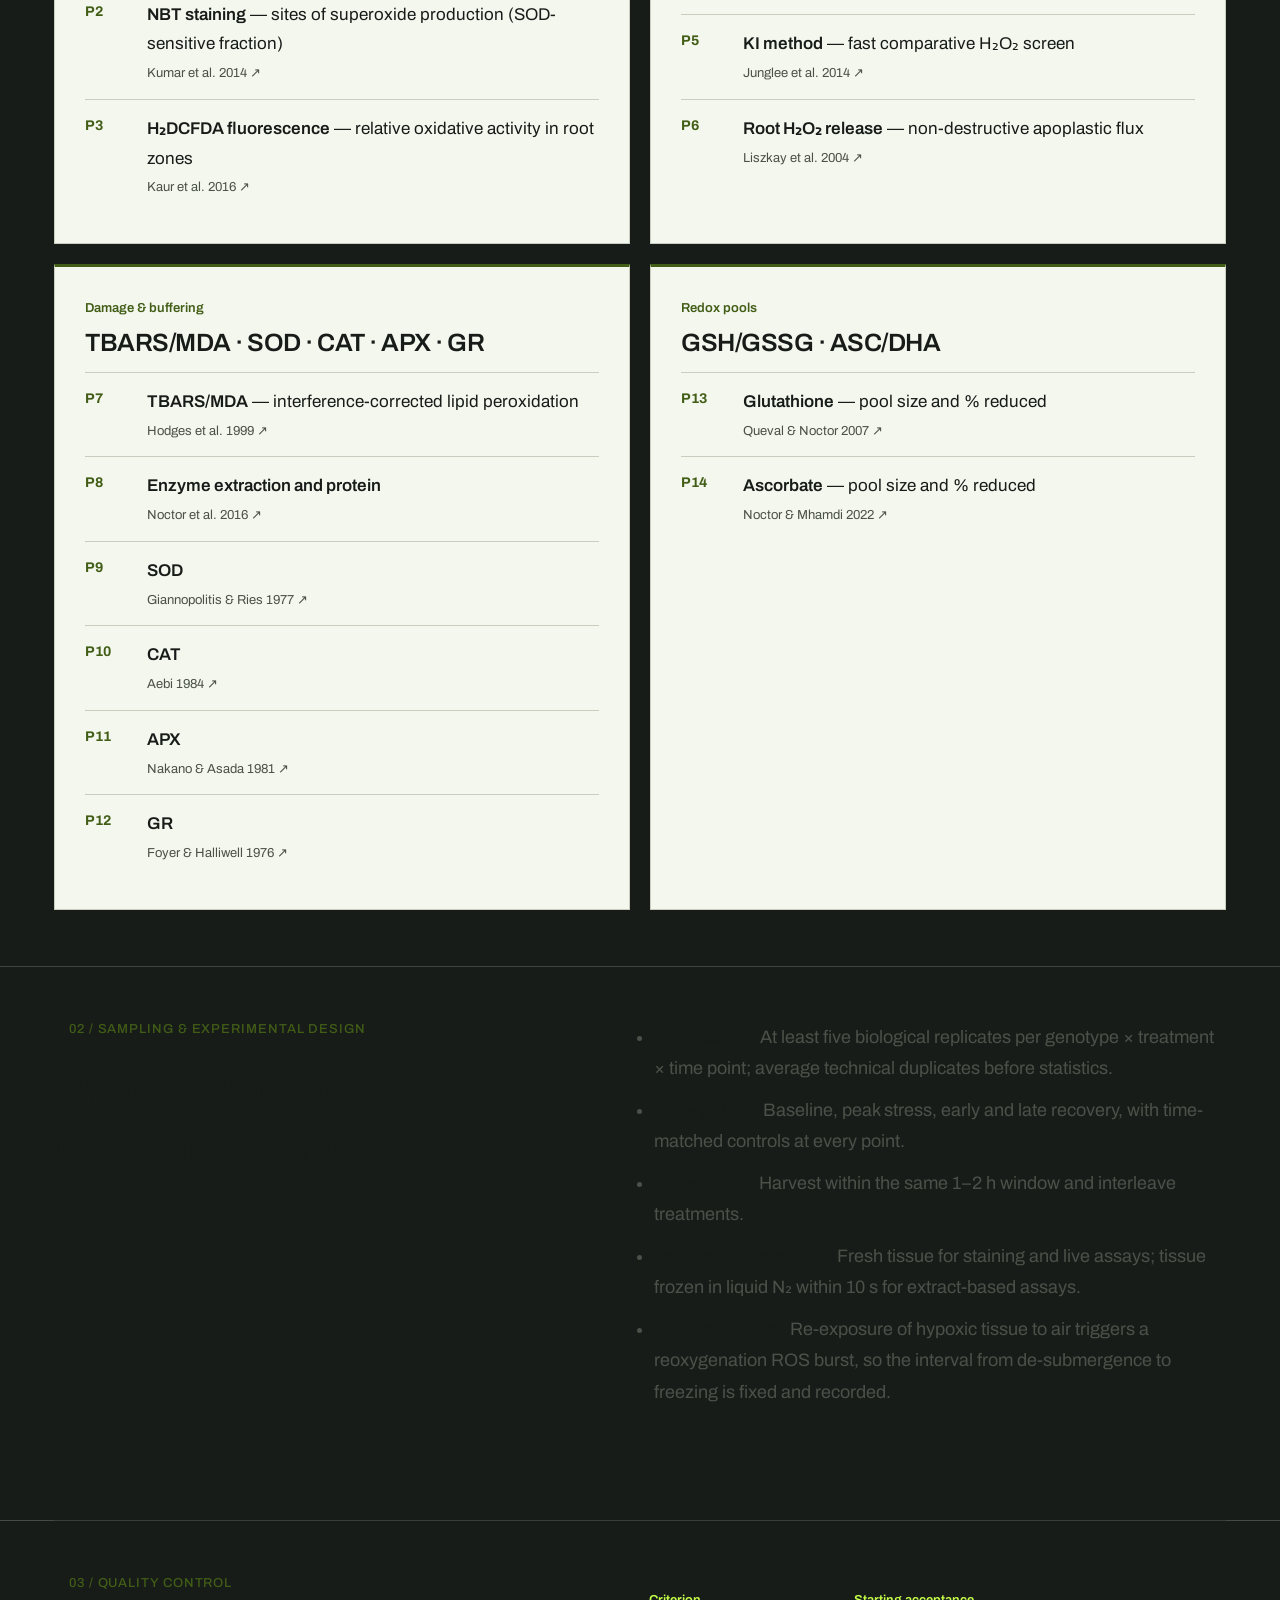
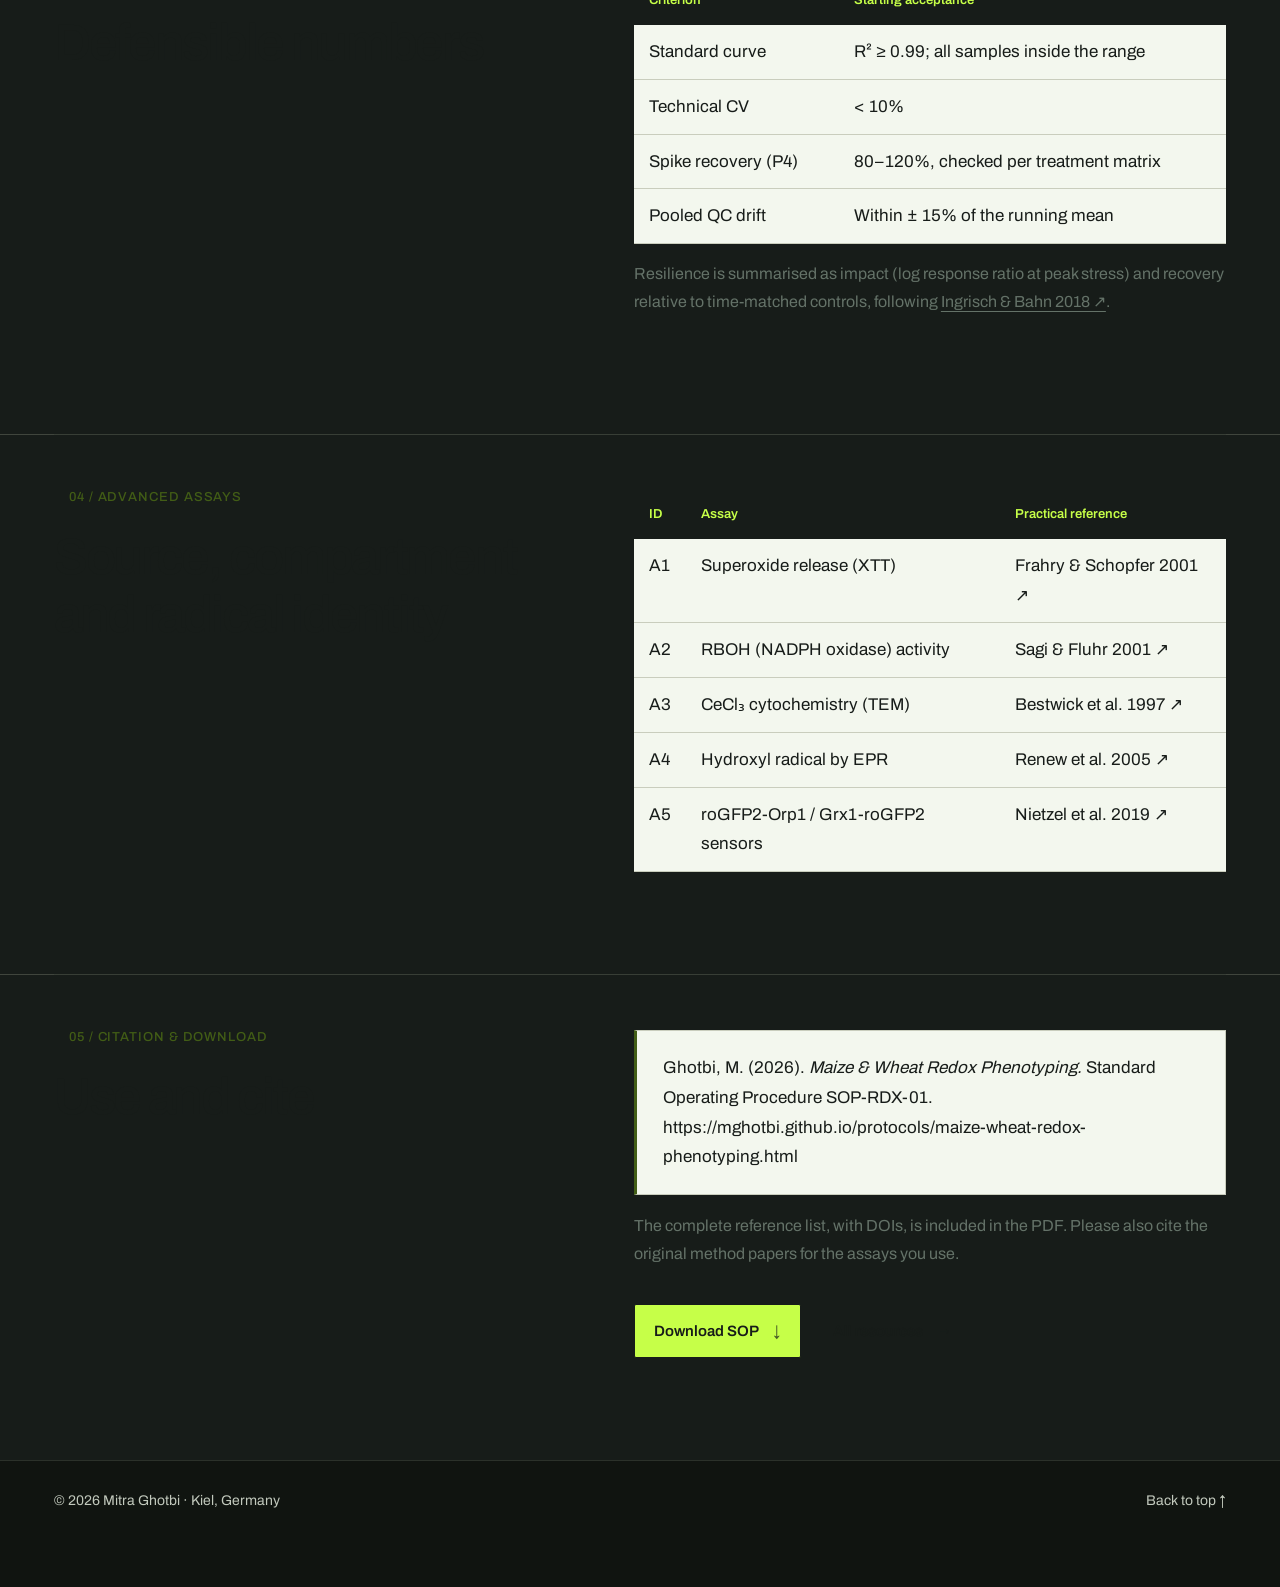
<file: protocols/maize-wheat-redox-phenotyping.html>
<!doctype html>
<html lang="en">
<head>
<meta charset="utf-8">
<meta name="viewport" content="width=device-width,initial-scale=1">
<title>Maize &amp; Wheat Redox Phenotyping (SOP-RDX-01) | Mitra Ghotbi</title>
<meta name="description" content="SOP-RDX-01: bench protocols for ROS localisation, H₂O₂ quantification, oxidative damage, antioxidant buffering and recovery phenotyping in maize and wheat.">
<meta name="theme-color" content="#173c36">
<link rel="stylesheet" href="../style.css?v=20261027c">
<link rel="icon" href="../assets/favicon.svg" type="image/svg+xml">
</head>
<body class="protocol-page">
<a class="skip" href="#main">Skip to content</a>
<header><div class="wrap"><nav aria-label="Main navigation"><a class="wordmark" href="../index.html">Mitra Ghotbi<span style="color:var(--accent)">.</span></a><div class="navlinks"><a href="../index.html#research">Research</a><a href="../index.html#publications">Publications</a><a href="../index.html#software">Software</a><a href="../index.html#resources">Resources</a><a href="../index.html#cv">CV</a><a href="../index.html#contact">Contact</a></div></nav></div></header>

<main id="main" class="wrap">
<p class="breadcrumb"><a href="../index.html#resources">Research resources</a> <span aria-hidden="true">/</span> <a href="../index.html#protocols">Protocols</a> <span aria-hidden="true">/</span> SOP-RDX-01</p>

<div class="protocol-hero">
  <p class="eyebrow">SOP-RDX-01 · Plant redox phenotyping</p>
  <h1 class="protocol-title">Maize &amp; Wheat Redox Phenotyping<span>Bench protocols for ROS localisation, H₂O₂ quantification, oxidative damage, antioxidant buffering and recovery</span></h1>
  <p class="intro">A practical research-use collection for <em>Zea mays</em> L. and <em>Triticum aestivum</em> L., integrating histochemical, fluorometric, spectrophotometric and biochemical approaches to plant redox phenotyping.</p>
  <ul class="protocol-stats" aria-label="Contents at a glance">
    <li><strong>14</strong> core protocols</li>
    <li><strong>5</strong> advanced assays</li>
    <li>QC framework</li>
    <li>Resilience metrics</li>
  </ul>
  <div class="buttons">
    <a class="button primary" href="../assets/protocols/SOP-RDX-01_Maize-Wheat-Redox-Phenotyping.pdf" download>Download complete SOP <span aria-hidden="true">↓</span></a>
    <a class="button" href="#overview">View assay overview <span aria-hidden="true">→</span></a>
  </div>
  <div class="protocol-note">
    <p><strong>Research-use protocol.</strong> This SOP combines established methods with maize- and wheat-oriented implementation guidance. Conditions explicitly marked as <em>pilot</em> should be validated for the relevant tissue, developmental stage, treatment matrix and instrument before large-scale use. QC acceptance criteria are intended as starting points rather than universal validation thresholds.</p>
  </div>
  <dl class="protocol-facts">
    <div><dt>Author</dt><dd>Mitra Ghotbi</dd></div>
    <div><dt>Updated</dt><dd>22 September 2026</dd></div>
    <div><dt>Format</dt><dd>PDF · 13 pages</dd></div>
    <div><dt>Tissues</dt><dd>Leaves and roots</dd></div>
  </dl>
</div>

<section id="overview">
  <div class="section-head"><div><p class="eyebrow">01 / Assay overview</p><h2>Four layers of redox phenotyping</h2></div><p>Each assay is written as a short bench card: use, reagents, numbered procedure, calculation and controls. Every card is anchored to one practical reference that can be followed alongside it.</p></div>
  <div class="assay-groups">
    <article class="assay-group">
      <p class="assay-label">Localisation</p>
      <h3>DAB · NBT · H₂DCFDA</h3>
      <ul class="assay-list">
        <li><span class="assay-id">P1</span><div><strong>DAB staining</strong> — sites of H₂O₂ accumulation<a href="https://doi.org/10.21769/BioProtoc.263">Daudi &amp; O'Brien 2012 ↗</a></div></li>
        <li><span class="assay-id">P2</span><div><strong>NBT staining</strong> — sites of superoxide production (SOD-sensitive fraction)<a href="https://doi.org/10.21769/BioProtoc.1108">Kumar et al. 2014 ↗</a></div></li>
        <li><span class="assay-id">P3</span><div><strong>H₂DCFDA fluorescence</strong> — relative oxidative activity in root zones<a href="https://doi.org/10.21769/BioProtoc.2061">Kaur et al. 2016 ↗</a></div></li>
      </ul>
    </article>
    <article class="assay-group">
      <p class="assay-label">Quantification</p>
      <h3>Amplex Red · KI · Root H₂O₂ release</h3>
      <ul class="assay-list">
        <li><span class="assay-id">P4</span><div><strong>Amplex Red/HRP</strong> — tissue H₂O₂ with catalase control and spike recovery<a href="https://doi.org/10.21769/BioProtoc.1999">Brumbarova et al. 2016 ↗</a></div></li>
        <li><span class="assay-id">P5</span><div><strong>KI method</strong> — fast comparative H₂O₂ screen<a href="https://doi.org/10.4236/ajac.2014.511081">Junglee et al. 2014 ↗</a></div></li>
        <li><span class="assay-id">P6</span><div><strong>Root H₂O₂ release</strong> — non-destructive apoplastic flux<a href="https://doi.org/10.1104/pp.104.044784">Liszkay et al. 2004 ↗</a></div></li>
      </ul>
    </article>
    <article class="assay-group">
      <p class="assay-label">Damage &amp; buffering</p>
      <h3>TBARS/MDA · SOD · CAT · APX · GR</h3>
      <ul class="assay-list">
        <li><span class="assay-id">P7</span><div><strong>TBARS/MDA</strong> — interference-corrected lipid peroxidation<a href="https://doi.org/10.1007/s004250050524">Hodges et al. 1999 ↗</a></div></li>
        <li><span class="assay-id">P8</span><div><strong>Enzyme extraction and protein</strong><a href="https://doi.org/10.1111/pce.12726">Noctor et al. 2016 ↗</a></div></li>
        <li><span class="assay-id">P9</span><div><strong>SOD</strong><a href="https://doi.org/10.1104/pp.59.2.309">Giannopolitis &amp; Ries 1977 ↗</a></div></li>
        <li><span class="assay-id">P10</span><div><strong>CAT</strong><a href="https://doi.org/10.1016/S0076-6879(84)05016-3">Aebi 1984 ↗</a></div></li>
        <li><span class="assay-id">P11</span><div><strong>APX</strong><a href="https://doi.org/10.1093/oxfordjournals.pcp.a076232">Nakano &amp; Asada 1981 ↗</a></div></li>
        <li><span class="assay-id">P12</span><div><strong>GR</strong><a href="https://doi.org/10.1007/BF00386001">Foyer &amp; Halliwell 1976 ↗</a></div></li>
      </ul>
    </article>
    <article class="assay-group">
      <p class="assay-label">Redox pools</p>
      <h3>GSH/GSSG · ASC/DHA</h3>
      <ul class="assay-list">
        <li><span class="assay-id">P13</span><div><strong>Glutathione</strong> — pool size and % reduced<a href="https://doi.org/10.1016/j.ab.2007.01.005">Queval &amp; Noctor 2007 ↗</a></div></li>
        <li><span class="assay-id">P14</span><div><strong>Ascorbate</strong> — pool size and % reduced<a href="https://doi.org/10.1007/978-1-0716-2469-2_6">Noctor &amp; Mhamdi 2022 ↗</a></div></li>
      </ul>
    </article>
  </div>
</section>

<section id="design">
  <div class="section-head"><div><p class="eyebrow">02 / Sampling &amp; experimental design</p><h2>Rules that apply to every assay</h2></div>
  <ul class="protocol-points">
    <li><strong>Replication.</strong> At least five biological replicates per genotype × treatment × time point; average technical duplicates before statistics.</li>
    <li><strong>Time points.</strong> Baseline, peak stress, early and late recovery, with time-matched controls at every point.</li>
    <li><strong>Time of day.</strong> Harvest within the same 1–2 h window and interleave treatments.</li>
    <li><strong>Two sample streams.</strong> Fresh tissue for staining and live assays; tissue frozen in liquid N₂ within 10 s for extract-based assays.</li>
    <li><strong>Flooded plants.</strong> Re-exposure of hypoxic tissue to air triggers a reoxygenation ROS burst, so the interval from de-submergence to freezing is fixed and recorded.</li>
  </ul></div>
</section>

<section id="qc">
  <div class="section-head"><div><p class="eyebrow">03 / Quality control</p><h2>Defensible numbers</h2></div><div>
  <div class="table-scroll"><table class="protocol-table">
    <thead><tr><th>Criterion</th><th>Starting acceptance</th></tr></thead>
    <tbody>
      <tr><td>Standard curve</td><td>R² ≥ 0.99; all samples inside the range</td></tr>
      <tr><td>Technical CV</td><td>&lt; 10%</td></tr>
      <tr><td>Spike recovery (P4)</td><td>80–120%, checked per treatment matrix</td></tr>
      <tr><td>Pooled QC drift</td><td>Within ± 15% of the running mean</td></tr>
    </tbody>
  </table></div>
  <p class="table-note">Resilience is summarised as impact (log response ratio at peak stress) and recovery relative to time-matched controls, following <a href="https://doi.org/10.1016/j.tree.2018.01.013">Ingrisch &amp; Bahn 2018 ↗</a>.</p>
  </div></div>
</section>

<section id="advanced">
  <div class="section-head"><div><p class="eyebrow">04 / Advanced assays</p><h2>Source, compartment and radical identity</h2></div><div>
  <div class="table-scroll"><table class="protocol-table">
    <thead><tr><th>ID</th><th>Assay</th><th>Practical reference</th></tr></thead>
    <tbody>
      <tr><td>A1</td><td>Superoxide release (XTT)</td><td><a href="https://doi.org/10.1007/s004250000376">Frahry &amp; Schopfer 2001 ↗</a></td></tr>
      <tr><td>A2</td><td>RBOH (NADPH oxidase) activity</td><td><a href="https://doi.org/10.1104/pp.126.3.1281">Sagi &amp; Fluhr 2001 ↗</a></td></tr>
      <tr><td>A3</td><td>CeCl₃ cytochemistry (TEM)</td><td><a href="https://doi.org/10.1105/tpc.9.2.209">Bestwick et al. 1997 ↗</a></td></tr>
      <tr><td>A4</td><td>Hydroxyl radical by EPR</td><td><a href="https://doi.org/10.1111/j.1365-313X.2005.02528.x">Renew et al. 2005 ↗</a></td></tr>
      <tr><td>A5</td><td>roGFP2-Orp1 / Grx1-roGFP2 sensors</td><td><a href="https://doi.org/10.1111/nph.15550">Nietzel et al. 2019 ↗</a></td></tr>
    </tbody>
  </table></div></div></div>
</section>

<section id="cite">
  <div class="section-head"><div><p class="eyebrow">05 / Citation &amp; download</p><h2>Use and cite</h2></div><div>
  <p class="citation-block">Ghotbi, M. (2026). <em>Maize &amp; Wheat Redox Phenotyping.</em> Standard Operating Procedure SOP-RDX-01. https://mghotbi.github.io/protocols/maize-wheat-redox-phenotyping.html</p>
  <p class="table-note">The complete reference list, with DOIs, is included in the PDF. Please also cite the original method papers for the assays you use.</p>
  <div class="buttons"><a class="button primary" href="../assets/protocols/SOP-RDX-01_Maize-Wheat-Redox-Phenotyping.pdf" download>Download SOP <span aria-hidden="true">↓</span></a><a class="button" href="../index.html#resources">All resources <span aria-hidden="true">→</span></a></div>
  </div></div>
</section>
</main>

<footer><div class="wrap footer-row"><span>© 2026 Mitra Ghotbi · Kiel, Germany</span><a href="#">Back to top ↑</a></div></footer>
</body>
</html>
</file>
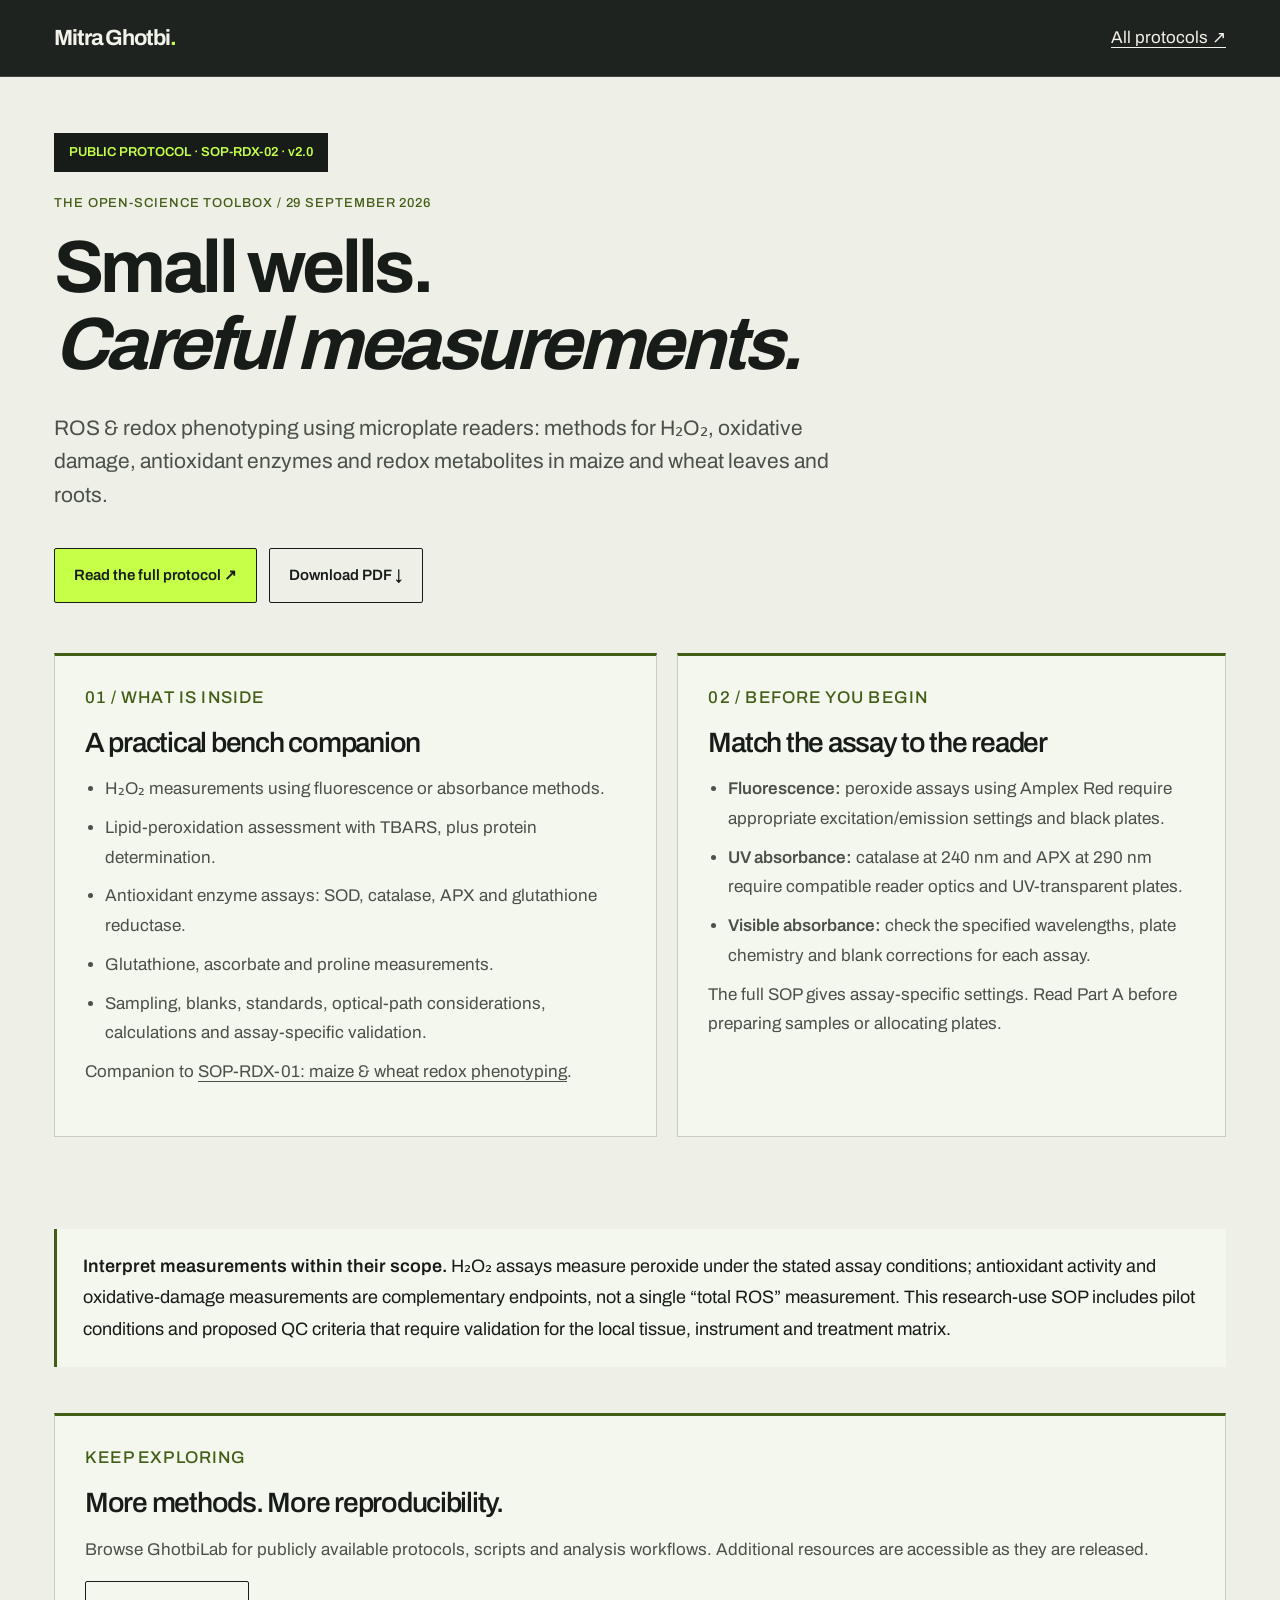
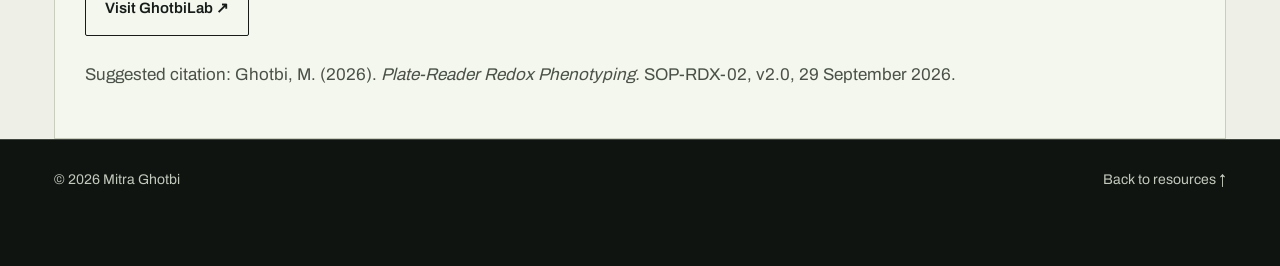
<file: protocols/plate-reader-redox-phenotyping.html>
<!doctype html>
<html lang="en"><head><meta charset="utf-8"><meta name="viewport" content="width=device-width,initial-scale=1"><title>Microplate ROS &amp; Redox Phenotyping | Mitra Ghotbi</title><meta name="description" content="SOP-RDX-02: plate-reader methods for H2O2, oxidative damage, antioxidant enzymes and redox metabolites in maize and wheat."><link rel="stylesheet" href="../style.css?v=20261027c"><link rel="icon" href="../assets/favicon.svg" type="image/svg+xml"></head>
<body class="protocol-page"><a class="skip" href="#main">Skip to content</a><header><div class="wrap"><nav aria-label="Protocol navigation"><a class="wordmark" href="../index.html">Mitra Ghotbi<span>.</span></a><a href="../index.html#protocols">All protocols ↗</a></nav></div></header>
<main id="main" class="wrap"><div class="protocol-hero"><span class="protocol-label">PUBLIC PROTOCOL · SOP-RDX-02 · v2.0</span><p class="eyebrow">The open-science toolbox / 29 September 2026</p><h1>Small wells.<br><em>Careful measurements.</em></h1><p class="intro">ROS &amp; redox phenotyping using microplate readers: methods for H₂O₂, oxidative damage, antioxidant enzymes and redox metabolites in maize and wheat leaves and roots.</p><div class="buttons"><a class="button primary" href="../assets/protocols/SOP-RDX-02_Plate-Reader-Redox-Phenotyping_v2.0.pdf">Read the full protocol ↗</a><a class="button" href="../assets/protocols/SOP-RDX-02_Plate-Reader-Redox-Phenotyping_v2.0.pdf" download>Download PDF ↓</a></div></div>
<div class="protocol-grid"><article class="protocol-panel"><p class="eyebrow">01 / What is inside</p><h2>A practical bench companion</h2><ul><li>H₂O₂ measurements using fluorescence or absorbance methods.</li><li>Lipid-peroxidation assessment with TBARS, plus protein determination.</li><li>Antioxidant enzyme assays: SOD, catalase, APX and glutathione reductase.</li><li>Glutathione, ascorbate and proline measurements.</li><li>Sampling, blanks, standards, optical-path considerations, calculations and assay-specific validation.</li></ul><p>Companion to <a href="maize-wheat-redox-phenotyping.html">SOP-RDX-01: maize &amp; wheat redox phenotyping</a>.</p></article>
<article class="protocol-panel"><p class="eyebrow">02 / Before you begin</p><h2>Match the assay to the reader</h2><ul><li><strong>Fluorescence:</strong> peroxide assays using Amplex Red require appropriate excitation/emission settings and black plates.</li><li><strong>UV absorbance:</strong> catalase at 240 nm and APX at 290 nm require compatible reader optics and UV-transparent plates.</li><li><strong>Visible absorbance:</strong> check the specified wavelengths, plate chemistry and blank corrections for each assay.</li></ul><p>The full SOP gives assay-specific settings. Read Part A before preparing samples or allocating plates.</p></article></div>
<div class="protocol-note"><strong>Interpret measurements within their scope.</strong> H₂O₂ assays measure peroxide under the stated assay conditions; antioxidant activity and oxidative-damage measurements are complementary endpoints, not a single “total ROS” measurement. This research-use SOP includes pilot conditions and proposed QC criteria that require validation for the local tissue, instrument and treatment matrix.</div>
<div class="protocol-panel"><p class="eyebrow">Keep exploring</p><h2>More methods. More reproducibility.</h2><p>Browse GhotbiLab for publicly available protocols, scripts and analysis workflows. Additional resources are accessible as they are released.</p><a class="button" href="https://github.com/GhotbiLab">Visit GhotbiLab ↗</a><p style="margin-top:24px">Suggested citation: Ghotbi, M. (2026). <i>Plate-Reader Redox Phenotyping.</i> SOP-RDX-02, v2.0, 29 September 2026.</p></div></main><footer><div class="wrap footer-row"><span>© 2026 Mitra Ghotbi</span><a href="../index.html#resources">Back to resources ↑</a></div></footer></body></html>
</file>
<file: style.css>
/* ==========================================================================
   Mitra Ghotbi — mghotbi.github.io
   Stylesheet rebuilt October 2026. One system, no layered overrides.

   Colour: a deep green field with a lime accent, alternating with pale sage
   bands where there is a lot to read. Type: Archivo for display and data,
   Newsreader for prose.

   Contents
   00 Typefaces
   01 Tokens
   02 Base
   03 Layout and bands
   04 Depth rail
   05 Header and navigation
   06 Hero
   07 Affiliation band
   08 Section headings
   09 Research
   10 Publications
   11 Software
   12 Research resources
   13 Curriculum vitae
   14 Teaching, artwork
   15 Contact and footer
   16 Protocol landing pages
   17 Motion
   18 Small screens
   19 Reduced motion and print
   ========================================================================== */

/* 00 Typefaces =============================================================
   Self-hosted so the page makes no third-party request. Replacing a face
   means swapping these files and the --display / --text tokens below.
   ========================================================================== */

@font-face {
  font-family: "Archivo";
  font-style: normal;
  font-weight: 100 900;
  font-display: swap;
  src: url(assets/fonts/archivo-latin-wght-normal.woff2) format("woff2-variations");
  unicode-range: U+0000-00FF, U+0131, U+0152-0153, U+02BB-02BC, U+02C6, U+02DA, U+02DC, U+0304, U+0308, U+0329, U+2000-206F, U+20AC, U+2122, U+2191, U+2193, U+2212, U+2215, U+FEFF, U+FFFD;
}

@font-face {
  font-family: "Archivo";
  font-style: normal;
  font-weight: 100 900;
  font-display: swap;
  src: url(assets/fonts/archivo-latin-ext-wght-normal.woff2) format("woff2-variations");
  unicode-range: U+0100-02BA, U+02BD-02C5, U+02C7-02CC, U+02CE-02D7, U+02DD-02FF, U+0304, U+0308, U+0329, U+1D00-1DBF, U+1E00-1E9F, U+1EF2-1EFF, U+2020, U+20A0-20AB, U+20AD-20C0, U+2113, U+2C60-2C7F, U+A720-A7FF;
}

@font-face {
  font-family: "Newsreader";
  font-style: normal;
  font-weight: 200 800;
  font-display: swap;
  src: url(assets/fonts/newsreader-latin-wght-normal.woff2) format("woff2-variations");
  unicode-range: U+0000-00FF, U+0131, U+0152-0153, U+02BB-02BC, U+02C6, U+02DA, U+02DC, U+0304, U+0308, U+0329, U+2000-206F, U+20AC, U+2122, U+2191, U+2193, U+2212, U+2215, U+FEFF, U+FFFD;
}

@font-face {
  font-family: "Newsreader";
  font-style: normal;
  font-weight: 200 800;
  font-display: swap;
  src: url(assets/fonts/newsreader-latin-ext-wght-normal.woff2) format("woff2-variations");
  unicode-range: U+0100-02BA, U+02BD-02C5, U+02C7-02CC, U+02CE-02D7, U+02DD-02FF, U+0304, U+0308, U+0329, U+1D00-1DBF, U+1E00-1E9F, U+1EF2-1EFF, U+2020, U+20A0-20AB, U+20AD-20C0, U+2113, U+2C60-2C7F, U+A720-A7FF;
}

@font-face {
  font-family: "Newsreader";
  font-style: italic;
  font-weight: 200 800;
  font-display: swap;
  src: url(assets/fonts/newsreader-latin-wght-italic.woff2) format("woff2-variations");
}

/* 01 Tokens ================================================================ */

:root {
  /* Dark field */
  --deep: #102b25;        /* primary dark background */
  --deeper: #0a1c18;      /* header, cards, contact, footer */
  --deep-soft: #17352d;   /* raised surfaces on dark */

  /* Light bands */
  --sage: #e9efe2;
  --sage-dim: #dfe7d6;

  /* Accent */
  --lime: #d4f579;
  --lime-dim: #b9dd58;
  --lime-deep: #3f6212;   /* the same accent, text-safe on light */

  /* Ink on light */
  --ink: #102b25;
  --muted: #3c5048;
  --faint: #5c7068;
  --line: #bccbb4;

  /* Ink on dark */
  --ink-up: #f2f6ec;
  --muted-up: #c3d2bd;
  --faint-up: #93a88f;
  --line-up: #2e4a41;

  /* Type */
  --display: "Archivo", "Helvetica Neue", Arial, sans-serif;
  --text: "Newsreader", Georgia, "Times New Roman", serif;

  /* Measure and rhythm */
  --wrap: 1280px;
  --gutter: 56px;
}

/* 02 Base ================================================================== */

*, *::before, *::after { box-sizing: border-box; }

html {
  scroll-behavior: smooth;
  scroll-padding-top: 112px;
  -webkit-text-size-adjust: 100%;
}

body {
  margin: 0;
  background: var(--deep);
  color: var(--ink-up);
  font-family: var(--text);
  font-size: 19px;
  line-height: 1.66;
  font-optical-sizing: auto;
  overflow-wrap: break-word;
}

h1, h2, h3, h4 {
  font-family: var(--display);
  font-weight: 700;
  letter-spacing: -0.035em;
  line-height: 1.08;
  margin-top: 0;
  text-wrap: balance;
}

p { margin-top: 0; }

a { color: inherit; text-decoration-thickness: 1px; text-underline-offset: 4px; }

a:focus-visible,
button:focus-visible,
summary:focus-visible {
  outline: 3px solid var(--lime);
  outline-offset: 4px;
  border-radius: 1px;
}

img { max-width: 100%; }

code {
  font-family: "SFMono-Regular", Consolas, "Liberation Mono", monospace;
  font-size: 0.8em;
}

strong { font-weight: 600; }

.skip {
  position: absolute;
  top: -200px;
  left: 16px;
  z-index: 60;
  background: var(--lime);
  color: var(--ink);
  padding: 14px 18px;
  font-family: var(--display);
  font-weight: 600;
  font-size: 16px;
  text-decoration: none;
}
.skip:focus { top: 14px; }

/* 03 Layout and bands ====================================================== */

.wrap {
  max-width: var(--wrap);
  margin-inline: auto;
  padding-inline: var(--gutter);
}

section { padding: 84px 0 88px; }

/* <main> is width-limited, so a band painted on a section would stop at the
   text column. Each band is bled out to the viewport edges instead, and its
   top rule is drawn the same way. */
.affiliation,
main > section,
.values-art,
.contact {
  position: relative;
  background: var(--band, var(--deep));
  box-shadow: 0 0 0 100vmax var(--band, var(--deep));
  clip-path: inset(0 -100vmax);
}

.affiliation { --band: var(--lime); }
.values-art  { --band: var(--deep); }
.contact     { --band: var(--deeper); }

main > section::after {
  content: "";
  position: absolute;
  top: 0;
  left: -100vmax;
  right: -100vmax;
  height: 1px;
  background: var(--line-up);
}

/* Dark field is the default; pale bands are where there is most to read. */
#research { --band: var(--deep); }
#software { --band: var(--deep); }
#teaching { --band: var(--deep); }

#publications,
#resources,
#cv { color: var(--ink); }
#publications { --band: var(--sage); }
#cv           { --band: var(--sage); }
#resources    { --band: var(--sage-dim); }

#publications::after { height: 4px; background: var(--lime); }
#resources::after,
#cv::after { background: var(--line); }

/* Light bands recolour their own accents. */
#publications a:focus-visible,
#resources a:focus-visible,
#cv a:focus-visible,
#publications summary:focus-visible,
#resources summary:focus-visible,
#cv summary:focus-visible { outline-color: var(--lime-deep); }

a:hover { color: var(--lime); }
#publications a:hover,
#resources a:hover,
#cv a:hover { color: var(--lime-deep); }

/* 04 Depth rail ============================================================ */

/* A reading-position log down the left edge. It crosses both dark and pale
   bands, so the labels invert against whatever is behind them. Decorative:
   the navigation carries the same information. */

.depth-rail {
  position: fixed;
  top: 0;
  left: 26px;
  width: 92px;
  height: 100vh;
  z-index: 15;
  display: none;
  pointer-events: none;
}

.depth-rail::before {
  content: "";
  position: absolute;
  top: 120px;
  bottom: 96px;
  left: 0;
  width: 2px;
  background: var(--lime);
  opacity: 0.22;
}

.rail-fill {
  position: absolute;
  top: 120px;
  left: 0;
  width: 2px;
  height: calc((100vh - 216px) * var(--read, 0));
  background: linear-gradient(180deg, var(--lime-dim), var(--lime));
}

.rail-fill::after {
  content: "";
  position: absolute;
  bottom: -4px;
  left: -3px;
  width: 8px;
  height: 8px;
  background: var(--lime);
  border-radius: 50%;
  box-shadow: 0 0 0 4px #d4f5793d;
}

.rail-tick {
  position: absolute;
  left: 0;
  transform: translateY(-50%);
  padding-left: 13px;
  font-family: var(--display);
  font-size: 12px;
  font-weight: 600;
  color: var(--ink-up);
  white-space: nowrap;
  opacity: 0.5;
  transition: opacity 0.3s, color 0.3s;
}

/* A tick sitting over a pale band flips to dark ink. */
.rail-tick.on-light { color: var(--ink); }

.rail-tick::before {
  content: "";
  position: absolute;
  left: 0;
  top: 50%;
  width: 8px;
  height: 1px;
  background: currentColor;
}

.rail-tick.active { opacity: 1; }


@media (min-width: 1500px) {
  .depth-rail { display: block; }
}

/* 05 Header and navigation ================================================= */

header {
  position: sticky;
  top: 0;
  z-index: 30;
  background: var(--deeper);
  color: var(--ink-up);
  border-bottom: 1px solid var(--line-up);
}

/* Reading progress, drawn along the bottom edge of the header. */
.scroll-progress {
  position: absolute;
  left: 0;
  bottom: -1px;
  height: 2px;
  width: 100%;
  background: var(--lime);
  transform: scaleX(var(--read, 0));
  transform-origin: left;
}

nav {
  min-height: 80px;
  display: flex;
  align-items: center;
  justify-content: space-between;
  gap: 28px;
  transition: min-height 0.3s cubic-bezier(0.22, 0.61, 0.36, 1);
}

/* The header condenses once you are reading, giving the page back some
   vertical room. */
header.scrolled nav { min-height: 62px; }
header.scrolled .wordmark { font-size: 20px; }
.wordmark { transition: font-size 0.3s cubic-bezier(0.22, 0.61, 0.36, 1); }

.wordmark {
  font-family: var(--display);
  font-size: 23px;
  font-weight: 700;
  letter-spacing: -0.02em;
  text-decoration: none;
}
.wordmark span { color: var(--lime); }
.wordmark:hover { color: var(--ink-up); }

.navlinks {
  display: flex;
  gap: 28px;
  font-family: var(--display);
  font-size: 15px;
  font-weight: 500;
}

.navlinks a {
  position: relative;
  padding: 9px 0;
  text-decoration: none;
  color: var(--muted-up);
  transition: color 0.2s;
}

.navlinks a::after {
  content: "";
  position: absolute;
  left: 0;
  bottom: 0;
  width: 100%;
  height: 2px;
  background: var(--lime);
  transform: scaleX(0);
  transform-origin: left;
  transition: transform 0.3s cubic-bezier(0.65, 0, 0.35, 1);
}

.navlinks a:hover { color: var(--lime); }
.navlinks a:hover::after,
.navlinks a.active::after { transform: scaleX(1); }
.navlinks a.active { color: var(--ink-up); }

.menu-toggle {
  display: none;
  font-family: var(--display);
  font-size: 15px;
  font-weight: 500;
  color: var(--ink-up);
  background: transparent;
  border: 1px solid var(--line-up);
  padding: 11px 15px;
  min-height: 44px;
  cursor: pointer;
}
.menu-toggle:hover { border-color: var(--lime); color: var(--lime); }

/* 06 Hero ================================================================== */

.hero {
  display: grid;
  grid-template-columns: 1.6fr 1fr;
  gap: 72px;
  align-items: center;
  padding: 88px 0 80px;
}

.hero .eyebrow {
  display: flex;
  align-items: center;
  gap: 16px;
  font-family: var(--display);
  font-size: 14px;
  font-weight: 600;
  color: var(--lime);
  margin: 0 0 24px;
}

.hero .eyebrow::after {
  content: "";
  flex: 1;
  max-width: 200px;
  height: 1px;
  background: var(--lime);
  opacity: 0.55;
  transform: scaleX(0);
  transform-origin: left;
}

h1 {
  font-size: clamp(58px, 7.9vw, 110px);
  letter-spacing: -0.052em;
  line-height: 0.94;
  margin: 0 0 28px;
}

h1 span {
  display: block;
  margin-top: 24px;
  font-family: var(--text);
  font-weight: 300;
  font-style: italic;
  font-size: clamp(24px, 2.7vw, 38px);
  line-height: 1.24;
  letter-spacing: -0.01em;
  color: var(--lime);
  max-width: 16em;
}

.intro {
  font-size: 21px;
  line-height: 1.6;
  color: var(--muted-up);
  max-width: 33em;
  margin-bottom: 0;
}

.buttons {
  display: flex;
  flex-wrap: wrap;
  gap: 12px;
  margin-top: 36px;
}

.button {
  display: inline-flex;
  align-items: center;
  gap: 14px;
  min-height: 50px;
  padding: 13px 24px;
  font-family: var(--display);
  font-size: 15px;
  font-weight: 600;
  text-decoration: none;
  border: 1px solid currentColor;
  background: transparent;
  color: var(--ink-up);
  transition: background 0.22s, color 0.22s, border-color 0.22s;
}

.button span { font-weight: 400; opacity: 0.7; }

.button:hover {
  background: var(--lime);
  border-color: var(--lime);
  color: var(--ink);
}

.button.primary {
  background: var(--lime);
  border-color: var(--lime);
  color: var(--ink);
}
.button.primary:hover { background: #fff; border-color: #fff; }

/* Light bands use the dark button. */
#cv .button { color: var(--ink); border-color: var(--ink); }
#cv .button:hover { background: var(--ink); color: var(--lime); border-color: var(--ink); }

/* Portrait framed as a horizon: arched top, flat base. */
.portrait {
  margin: 0;
  position: relative;
  will-change: transform;
}

.portrait img {
  display: block;
  width: 100%;
  aspect-ratio: 1;
  object-fit: cover;
  border-radius: 50% 50% 3px 3px;
  background: var(--deep-soft);
}

.portrait::before {
  content: "";
  position: absolute;
  inset: -12px -12px 26px -12px;
  border: 1px solid var(--lime);
  opacity: 0.4;
  border-radius: 50% 50% 3px 3px;
  z-index: -1;
}

.portrait figcaption {
  margin-top: 28px;
  font-family: var(--display);
  font-size: 13px;
  font-weight: 600;
  text-align: center;
  color: var(--lime);
}

/* 07 Affiliation band ====================================================== */

/* Discrete cells divided by hairlines rather than a run of middle dots. */
.affiliation {
  display: grid;
  grid-template-columns: repeat(4, 1fr);
  background: var(--lime);
  color: var(--ink);
  font-family: var(--display);
  font-size: 14px;
  font-weight: 500;
}

.affiliation span {
  padding: 24px 26px;
  border-left: 1px solid #0a1c1826;
  line-height: 1.5;
}
.affiliation span:first-child { border-left: 0; }

.affiliation b {
  display: block;
  font-size: 12px;
  font-weight: 700;
  color: var(--lime-deep);
  margin-bottom: 6px;
}

/* 08 Section headings ====================================================== */

.section-head,
.methods-heading {
  display: grid;
  grid-template-columns: 1fr 1.15fr;
  gap: 72px;
  align-items: start;
  margin-bottom: 44px;
}

/* The supporting paragraph sits on the heading's first line, not above it. */
.section-head > p,
.methods-heading > p { padding-top: 6px; }

.eyebrow {
  font-family: var(--display);
  font-size: 14px;
  font-weight: 600;
  color: var(--lime);
  margin: 0 0 20px;
}
#publications .eyebrow,
#resources .eyebrow,
#cv .eyebrow { color: var(--lime-deep); }

h2 {
  font-size: clamp(40px, 4.7vw, 64px);
  letter-spacing: -0.042em;
  margin: 0;
}

.section-head > p,
.methods-heading > p {
  font-size: 20px;
  color: var(--muted-up);
  margin: 0;
  max-width: 38em;
}
#publications .section-head > p,
#resources .methods-heading > p,
#cv .section-head > p,
#cv .section-head > div > p { color: var(--muted); }

h3 {
  font-size: 22px;
  font-weight: 600;
  letter-spacing: -0.02em;
  margin-bottom: 12px;
}

.subheading {
  font-family: var(--display);
  font-size: 16px;
  font-weight: 700;
  color: var(--lime-deep);
  margin: 0 0 8px;
  padding-bottom: 14px;
  border-bottom: 2px solid var(--ink);
}

/* 09 Research ============================================================== */

.topics {
  display: grid;
  grid-template-columns: repeat(3, minmax(0, 1fr));
  gap: 2px;
}

.topic {
  position: relative;
  background: var(--deep-soft);
  padding: 32px 30px 34px;
  border-top: 3px solid var(--lime);
  overflow: hidden;
}

/* A lime wash rises through the card on hover. */
.topic::before {
  content: "";
  position: absolute;
  inset: 0;
  background: linear-gradient(0deg, #d4f5791f, transparent 70%);
  opacity: 0;
  transition: opacity 0.35s ease;
}
.topic:hover::before { opacity: 1; }
.topic > * { position: relative; }

.topic h3 { font-size: 24px; }

.topic p {
  font-size: 18px;
  color: var(--muted-up);
  margin-bottom: 0;
}

.research-note {
  margin-top: 42px;
  padding: 30px 34px;
  background: var(--lime);
  color: var(--ink);
  display: grid;
  grid-template-columns: 1fr 2fr;
  gap: 40px;
  align-items: baseline;
}

.research-note p { margin: 0; }
.research-note p:first-child strong {
  font-family: var(--display);
  font-size: 16px;
  font-weight: 700;
  color: var(--lime-deep);
}
.research-note p:last-child { font-size: 18px; }

/* 10 Publications ========================================================== */

.paper {
  position: relative;
  display: grid;
  grid-template-columns: 80px 1fr;
  gap: 30px;
  padding: 28px 20px 28px 0;
  border-top: 1px solid var(--line);
  transition: background 0.26s, color 0.26s, padding-left 0.26s;
}

.paper:last-of-type { border-bottom: 1px solid var(--line); }

/* A lime bar slides out of the left edge as the row lifts. */
.paper::before {
  content: "";
  position: absolute;
  left: 0;
  top: -1px;
  bottom: 0;
  width: 4px;
  background: var(--lime);
  transform: scaleY(0);
  transform-origin: top;
  transition: transform 0.3s cubic-bezier(0.65, 0, 0.35, 1);
}

.year {
  font-family: var(--display);
  font-size: 16px;
  font-weight: 700;
  color: var(--lime-deep);
  letter-spacing: -0.01em;
}

.paper .eyebrow {
  font-size: 13px;
  font-weight: 600;
  color: var(--muted);
  margin-bottom: 8px;
}

.paper h3 {
  font-family: var(--text);
  font-size: 23px;
  font-weight: 400;
  letter-spacing: -0.012em;
  line-height: 1.36;
  max-width: 46em;
  margin-bottom: 10px;
}

.paper h3 a { text-decoration: none; }
.paper h3 a span { font-size: 0.7em; opacity: 0.5; }

.authors {
  font-family: var(--display);
  font-size: 14.5px;
  color: var(--muted);
  margin: 0;
}
.authors b { font-weight: 700; color: var(--ink); }

/* The whole row is the hit area, not just the title. */
.js .paper { cursor: pointer; }

@media (hover: hover) {
  .paper:hover {
    background: var(--deep);
    color: var(--ink-up);
    padding-left: 24px;
  }
  .paper:hover::before { transform: scaleY(1); }
  .paper:hover .year { color: var(--lime); }
  .paper:hover .eyebrow,
  .paper:hover .authors { color: var(--muted-up); }
  .paper:hover .authors b { color: var(--ink-up); }
  .paper:hover h3 a { color: var(--ink-up); }
}

/* 11 Software ============================================================== */

.software {
  display: grid;
  grid-template-columns: repeat(3, minmax(0, 1fr));
  gap: 20px;
  align-items: stretch;
}

.software article {
  position: relative;
  display: flex;
  flex-direction: column;
  min-width: 0;
  padding: 32px 30px 34px;
  background: var(--deeper);
  color: var(--ink-up);
  border: 1px solid var(--line-up);
  transition: border-color 0.3s;
}
.software article:hover { border-color: var(--lime); }

/* Third card inverts: the accent carries one card, not all three. */
.software article:nth-child(3) {
  background: var(--lime);
  color: var(--ink);
  border-color: var(--lime);
}

.software article .eyebrow {
  color: var(--lime);
  font-size: 13px;
  margin-bottom: 10px;
}
.software article:nth-child(3) .eyebrow { color: var(--lime-deep); }

.software article h3 {
  font-size: 42px;
  font-weight: 700;
  letter-spacing: -0.045em;
  margin: 0 0 20px;
}

.software article p {
  font-size: 17px;
  line-height: 1.6;
  color: var(--muted-up);
}
.software article:nth-child(3) p { color: var(--muted); }

.software article strong {
  display: block;
  font-family: var(--display);
  font-size: 16px;
  font-weight: 600;
  line-height: 1.45;
  color: var(--ink-up);
}
.software article:nth-child(3) strong { color: var(--ink); }

.software article code {
  display: block;
  padding: 12px 14px;
  background: #ffffff14;
  color: inherit;
  font-size: 13px;
  overflow-wrap: anywhere;
}
.software article:nth-child(3) code { background: #0a1c1812; }

.software article pre {
  margin: 22px 0;
  white-space: pre-wrap;
  overflow-wrap: anywhere;
}

.software article details {
  font-size: 15px;
  color: var(--muted-up);
  margin-bottom: 16px;
}
.software article:nth-child(3) details { color: var(--muted); }
.software article summary {
  font-family: var(--display);
  font-size: 14px;
  font-weight: 500;
  cursor: pointer;
  padding: 8px 0;
}
.software article details p { font-size: 15px; margin-bottom: 0; }

.software-top {
  display: flex;
  justify-content: space-between;
  align-items: flex-start;
  gap: 14px;
}
.software-top .eyebrow { max-width: 180px; }

.package-mark {
  display: grid;
  place-items: center;
  flex-shrink: 0;
  width: 48px;
  height: 48px;
  border: 1px solid currentColor;
  border-radius: 50%;
  font-family: var(--display);
  font-size: 19px;
  font-weight: 600;
}

.software-tags {
  display: flex;
  flex-wrap: wrap;
  gap: 7px;
  margin-bottom: 4px;
}
.software-tags span {
  font-family: var(--display);
  font-size: 13px;
  font-weight: 500;
  padding: 4px 11px;
  border: 1px solid currentColor;
  opacity: 0.75;
}

.software article .buttons {
  margin-top: auto;
  padding-top: 28px;
  gap: 10px 20px;
}

.software article .buttons a {
  font-family: var(--display);
  font-size: 14px;
  font-weight: 500;
  color: inherit;
  text-decoration: none;
  padding-bottom: 3px;
  border-bottom: 1px solid currentColor;
  opacity: 0.8;
  transition: opacity 0.2s, color 0.2s;
}
.software article .buttons a:hover { opacity: 1; color: var(--lime); }
.software article:nth-child(3) .buttons a:hover { color: var(--lime-deep); }

.software article > p:last-child { font-size: 14px; margin: 22px 0 0; }

.software-directory {
  display: flex;
  justify-content: space-between;
  flex-wrap: wrap;
  gap: 18px;
  margin: 36px 0 0;
  padding-top: 24px;
  border-top: 1px solid var(--line-up);
  font-family: var(--display);
  font-size: 15px;
  font-weight: 500;
}
.software-directory a {
  text-decoration: none;
  border-bottom: 1px solid var(--lime);
  padding-bottom: 2px;
}
.software-directory span {
  font-family: var(--text);
  font-weight: 300;
  font-style: italic;
  font-size: 18px;
  color: var(--faint-up);
}

/* 12 Research resources ==================================================== */

.methods-heading h2 em { font-style: normal; color: inherit; }

.methods-collections {
  display: grid;
  grid-template-columns: 1fr 1fr;
  gap: 20px;
  align-items: start;
}

.method-collection {
  min-width: 0;
  padding: 34px 32px 36px;
  background: #f3f7ee;
  border: 1px solid var(--line);
  border-top: 3px solid var(--lime-deep);
  transition: border-color 0.3s;
}
.pipeline-collection { background: #eaf0e2; }

.collection-top {
  display: flex;
  justify-content: space-between;
  align-items: center;
  gap: 16px;
  margin-bottom: 24px;
}

.collection-number {
  font-family: var(--display);
  font-size: 13px;
  font-weight: 600;
  color: var(--muted);
}

.method-icon {
  width: 46px;
  height: 46px;
  flex-shrink: 0;
  padding: 8px;
  color: var(--lime-deep);
  border: 1px solid var(--line);
}

.method-collection > h3 {
  font-size: 36px;
  font-weight: 700;
  letter-spacing: -0.04em;
  margin-bottom: 14px;
}

.collection-description {
  font-size: 18px;
  color: var(--muted);
  margin-bottom: 24px;
}

.collection-tags {
  display: flex;
  flex-wrap: wrap;
  gap: 7px;
  margin-bottom: 30px;
}
.collection-tags span {
  font-family: var(--display);
  font-size: 13px;
  font-weight: 500;
  padding: 5px 11px;
  background: #ffffffc0;
  border: 1px solid var(--line);
  color: var(--muted);
}

.resource-entries { border-top: 1px solid var(--line); }

.resource-entry {
  padding: 26px 0;
  border-bottom: 1px solid var(--line);
  overflow-wrap: anywhere;
}
.resource-entry:last-child { border-bottom: 0; padding-bottom: 6px; }

.resource-type {
  display: block;
  font-family: var(--display);
  font-size: 13px;
  font-weight: 600;
  color: var(--lime-deep);
  margin-bottom: 10px;
}

.resource-entry h4 {
  font-size: 23px;
  font-weight: 600;
  letter-spacing: -0.028em;
  line-height: 1.25;
  margin: 0 0 12px;
}

.resource-entry > p {
  font-size: 17px;
  color: var(--muted);
  margin-bottom: 16px;
}

.resource-meta {
  display: grid;
  grid-template-columns: 1fr 1fr;
  gap: 14px;
  margin: 0 0 18px;
}
.resource-meta div { min-width: 0; }
.resource-meta dt {
  font-family: var(--display);
  font-size: 12px;
  font-weight: 600;
  color: var(--faint);
  margin-bottom: 3px;
}
.resource-meta dd {
  font-family: var(--display);
  font-size: 14px;
  margin: 0;
}

.resource-entry details { font-size: 16px; }
.resource-entry details summary {
  font-family: var(--display);
  font-size: 14px;
  font-weight: 500;
  cursor: pointer;
  padding: 10px 0;
}
.resource-entry details p { font-size: 16px; color: var(--muted); margin: 0 0 14px; }

.resource-action {
  display: inline-flex;
  align-items: center;
  gap: 12px;
  font-family: var(--display);
  font-size: 15px;
  font-weight: 600;
  text-decoration: none;
  padding-bottom: 4px;
  border-bottom: 2px solid var(--ink);
  transition: border-color 0.2s;
}
.resource-action:hover { border-bottom-color: var(--lime-deep); }

.resource-secondary {
  display: inline-block;
  margin: 12px 0 0 20px;
  font-family: var(--display);
  font-size: 14.5px;
  font-weight: 500;
}

.resource-empty { padding: 26px 0 8px; }
.availability {
  display: flex;
  align-items: center;
  gap: 9px;
  font-family: var(--display);
  font-size: 14px;
  color: var(--muted);
  margin-bottom: 16px;
}
.availability > span {
  width: 8px;
  height: 8px;
  border-radius: 50%;
  background: var(--lime-deep);
}
.resource-empty h4 { font-size: 20px; font-weight: 600; margin: 0 0 8px; }
.resource-empty p { font-size: 17px; color: var(--muted); margin: 0; max-width: 34em; }

.collection-link {
  display: flex;
  align-items: center;
  justify-content: space-between;
  gap: 16px;
  margin-top: 30px;
  padding: 16px 20px;
  background: var(--deep);
  color: var(--ink-up);
  font-family: var(--display);
  font-size: 15px;
  font-weight: 600;
  text-decoration: none;
  transition: background 0.22s, color 0.22s;
}
.collection-link:hover { background: var(--lime); color: var(--ink); }

.collection-footnote {
  margin: 20px 0 0;
  font-size: 15px;
  line-height: 1.6;
  color: var(--faint);
}

/* 13 Curriculum vitae ====================================================== */

#cv .section-head > div:last-child .button { margin-top: 26px; }

.cv-grid {
  display: grid;
  grid-template-columns: 1fr 1fr;
  gap: 64px;
}

.cv-item {
  padding: 26px 0;
  border-top: 1px solid var(--line);
}

.cv-item .date {
  display: block;
  font-family: var(--display);
  font-size: 13px;
  font-weight: 700;
  color: var(--lime-deep);
  margin-bottom: 7px;
}

.cv-item h3 { font-size: 21px; margin: 0 0 7px; }

.cv-item p {
  font-size: 17px;
  color: var(--muted);
  margin-bottom: 5px;
}
.cv-item p:last-child { margin-bottom: 0; }
.cv-item strong { color: var(--ink); font-weight: 600; }

.details {
  margin-top: 42px;
  border-top: 2px solid var(--ink);
}

.details > summary {
  font-family: var(--display);
  font-size: 18px;
  font-weight: 600;
  letter-spacing: -0.015em;
  cursor: pointer;
  padding: 22px 0;
}

.details .cv-grid { padding-bottom: 12px; }
.details .cv-grid h3 { font-size: 17px; color: var(--lime-deep); }
.details .cv-grid p { font-size: 17px; color: var(--muted); }

.details ul {
  padding-left: 22px;
  margin: 0 0 26px;
  color: var(--muted);
  font-size: 18px;
}
.details li { margin-bottom: 8px; }

/* 14 Teaching, artwork ===================================================== */

.teaching {
  display: grid;
  grid-template-columns: 1fr 1.15fr;
  gap: 72px;
  align-items: start;
}

.teaching p { color: var(--muted-up); font-size: 19px; }
.teaching p:last-child { margin-bottom: 0; }

.values-art {
  padding: 60px 0;
  text-align: center;
  border-top: 1px solid var(--line-up);
}
.values-art img {
  display: block;
  width: min(100%, 540px);
  height: auto;
  margin-inline: auto;
  padding: 16px;
  background: #fff;   /* the artwork has transparency; keep it on white */
  border: 1px solid var(--line-up);
}

/* 15 Contact and footer ==================================================== */

.contact {
  padding: 96px 0 88px;
  color: var(--ink-up);
  border-top: 1px solid var(--line-up);
}

.contact h2 {
  font-size: clamp(56px, 8.6vw, 112px);
  letter-spacing: -0.055em;
  margin-bottom: 26px;
}

.contact > p:not(.eyebrow) {
  font-size: 20px;
  color: var(--muted-up);
  max-width: 33em;
}

.statement {
  display: inline-block;
  margin-top: 16px;
  font-family: var(--display);
  font-size: clamp(24px, 3.2vw, 42px);
  font-weight: 600;
  letter-spacing: -0.035em;
  line-height: 1.3;
  color: var(--lime);
  text-decoration: none;
  border-bottom: 2px solid #d4f57940;
  padding-bottom: 6px;
  overflow-wrap: anywhere;
  transition: border-color 0.25s;
}
.statement:hover { color: var(--lime); border-bottom-color: var(--lime); }

.contact-links {
  display: flex;
  flex-wrap: wrap;
  gap: 28px;
  margin-top: 42px;
}
.contact-links a {
  display: inline-flex;
  align-items: center;
  min-height: 44px;
  font-family: var(--display);
  font-size: 15px;
  font-weight: 500;
  text-decoration: none;
  border-bottom: 1px solid #ffffff40;
  transition: border-color 0.2s, color 0.2s;
}
.contact-links a:hover { color: var(--lime); border-bottom-color: var(--lime); }

footer {
  background: var(--deeper);
  color: var(--muted-up);
  font-family: var(--display);
  font-size: 14px;
  border-top: 1px solid var(--line-up);
  padding: 28px 0;
}
.footer-row {
  display: flex;
  justify-content: space-between;
  gap: 20px;
}
footer a { text-decoration: none; }

/* 16 Protocol landing pages ================================================ */

/* Protocol pages read as one long document, so they use the pale band. */
body.protocol-page {
  background: var(--sage);
  color: var(--ink);
}
body.protocol-page section { padding: 56px 0; }
body.protocol-page .eyebrow,
body.protocol-page .assay-label,
body.protocol-page .resource-type { color: var(--lime-deep); }
body.protocol-page a:hover { color: var(--lime-deep); }
body.protocol-page .button { color: var(--ink); border-color: var(--ink); }
body.protocol-page .button:hover { background: var(--ink); color: var(--lime); border-color: var(--ink); }
body.protocol-page a:focus-visible,
body.protocol-page summary:focus-visible { outline-color: var(--lime-deep); }

.breadcrumb {
  margin: 30px 0 0;
  font-family: var(--display);
  font-size: 14px;
  color: var(--muted);
}
.breadcrumb a { text-decoration: none; }

.protocol-hero {
  padding: 56px 0 50px;
  max-width: 900px;
}
.protocol-hero h1,
.protocol-title {
  font-size: clamp(42px, 5.8vw, 74px);
  letter-spacing: -0.048em;
  line-height: 1.04;
}
.protocol-title span {
  display: block;
  margin-top: 16px;
  font-family: var(--text);
  font-weight: 300;
  font-style: italic;
  font-size: 0.36em;
  letter-spacing: -0.01em;
  color: var(--muted);
}
.protocol-hero .intro { max-width: 38em; color: var(--muted); }

.protocol-label {
  display: inline-block;
  margin-bottom: 24px;
  padding: 8px 15px;
  background: var(--deep);
  color: var(--lime);
  font-family: var(--display);
  font-size: 13px;
  font-weight: 600;
}

.protocol-stats {
  list-style: none;
  margin: 30px 0 0;
  padding: 0;
  display: flex;
  flex-wrap: wrap;
  gap: 10px;
}
.protocol-stats li {
  font-family: var(--display);
  font-size: 14px;
  padding: 9px 15px;
  border: 1px solid var(--line);
  background: #f3f7ee;
}
.protocol-stats strong { margin-right: 6px; font-weight: 700; color: var(--lime-deep); }

.protocol-note {
  margin: 32px 0 46px;
  padding: 22px 26px;
  background: #f3f7ee;
  border-left: 3px solid var(--lime-deep);
  font-size: 18px;
}
.protocol-note p { margin: 0; }

.protocol-facts {
  display: grid;
  grid-template-columns: repeat(4, 1fr);
  gap: 20px;
  margin: 32px 0 0;
}
.protocol-facts dt {
  font-family: var(--display);
  font-size: 12px;
  font-weight: 600;
  color: var(--faint);
  margin-bottom: 4px;
}
.protocol-facts dd { font-size: 17px; margin: 0; }

.protocol-grid {
  display: grid;
  grid-template-columns: 1.1fr 1fr;
  gap: 20px;
  padding-bottom: 60px;
}
.protocol-panel {
  padding: 32px 30px;
  background: #f3f7ee;
  border: 1px solid var(--line);
  border-top: 3px solid var(--lime-deep);
}
.protocol-panel h2 { font-size: 28px; margin-bottom: 16px; }
.protocol-panel p { font-size: 17px; color: var(--muted); }
.protocol-panel ul { padding-left: 20px; margin: 0; }
.protocol-panel li { font-size: 17px; margin-bottom: 9px; color: var(--muted); }

.assay-groups {
  display: grid;
  grid-template-columns: 1fr 1fr;
  gap: 20px;
}
.assay-group {
  padding: 30px;
  background: #f3f7ee;
  border: 1px solid var(--line);
  border-top: 3px solid var(--lime-deep);
}
.assay-label {
  font-family: var(--display);
  font-size: 13px;
  font-weight: 600;
  margin-bottom: 9px;
}
.assay-group h3 { font-size: 25px; margin-bottom: 16px; }

.assay-list {
  list-style: none;
  margin: 0;
  padding: 0;
  border-top: 1px solid var(--line);
}
.assay-list li {
  display: grid;
  grid-template-columns: 50px 1fr;
  gap: 12px;
  padding: 14px 0;
  border-bottom: 1px solid var(--line);
  font-size: 17px;
}
.assay-list li:last-child { border-bottom: 0; }
.assay-id {
  font-family: var(--display);
  font-size: 14px;
  font-weight: 700;
  color: var(--lime-deep);
}
.assay-list a {
  display: block;
  margin-top: 3px;
  font-family: var(--display);
  font-size: 13px;
  color: var(--muted);
  text-decoration: none;
}

.protocol-points {
  margin: 0;
  padding-left: 20px;
  font-size: 18px;
  color: var(--muted);
}
.protocol-points li { margin-bottom: 10px; }
.protocol-points strong { color: var(--ink); }

.table-scroll { overflow-x: auto; }
.protocol-table {
  width: 100%;
  border-collapse: collapse;
  font-size: 17px;
  background: #f3f7ee;
}
.protocol-table th {
  text-align: left;
  padding: 13px 15px;
  background: var(--deep);
  color: var(--lime);
  font-family: var(--display);
  font-size: 13px;
  font-weight: 600;
}
.protocol-table td {
  padding: 12px 15px;
  border-bottom: 1px solid var(--line);
  vertical-align: top;
}
.protocol-table a { text-decoration: none; }
.table-note { margin-top: 16px; font-size: 16px; color: var(--faint); }

.citation-block {
  padding: 22px 26px;
  background: #f3f7ee;
  border: 1px solid var(--line);
  border-left: 3px solid var(--lime-deep);
  font-size: 17px;
  overflow-wrap: anywhere;
}

/* 17 Motion ================================================================ */

/* One orchestrated page-load moment in the hero: the type is uncovered from
   the baseline up and the accent rule draws out beside the eyebrow. */

.js .hero > div > *,
.js .hero .portrait {
  animation: uncover 0.95s cubic-bezier(0.22, 0.61, 0.36, 1) both;
}
.js .hero .eyebrow  { animation-delay: 0.05s; }
.js .hero h1        { animation-delay: 0.14s; }
.js .hero .intro    { animation-delay: 0.3s; }
.js .hero .buttons  { animation-delay: 0.42s; }
.js .hero .portrait { animation-delay: 0.22s; }

.js .hero .eyebrow::after {
  animation: draw 0.8s cubic-bezier(0.65, 0, 0.35, 1) 0.5s both;
}

@keyframes uncover {
  from { opacity: 0; clip-path: inset(0 0 100% 0); transform: translateY(12px); }
  to   { opacity: 1; clip-path: inset(0 0 -12% 0); transform: none; }
}

@keyframes draw {
  from { transform: scaleX(0); }
  to   { transform: scaleX(1); }
}

/* Section headings are wiped in from the left rather than faded. */
.js h2[data-wipe] {
  clip-path: inset(0 100% 0 -3%);
  transition: clip-path 1s cubic-bezier(0.76, 0, 0.24, 1);
}
.js h2[data-wipe].wiped { clip-path: inset(0 -3% 0 -3%); }

/* Everything else rises once as it arrives. */
.js [data-reveal] {
  opacity: 0;
  transform: translateY(18px);
  transition: opacity 0.7s ease, transform 0.7s cubic-bezier(0.22, 0.61, 0.36, 1);
  transition-delay: var(--delay, 0s);
}
.js [data-reveal].in { opacity: 1; transform: none; }

/* The rule above each section head draws across as the heading arrives. */
.js .section-head,
.js .methods-heading { position: relative; }

.js .section-head::before,
.js .methods-heading::before {
  content: "";
  position: absolute;
  top: -34px;
  left: 0;
  width: 100%;
  height: 2px;
  background: var(--lime);
  transform: scaleX(0);
  transform-origin: left;
  transition: transform 1.1s cubic-bezier(0.76, 0, 0.24, 1) 0.1s;
}
.js #publications .section-head::before,
.js #resources .methods-heading::before,
.js #cv .section-head::before { background: var(--lime-deep); }

.js .section-head.drawn::before,
.js .methods-heading.drawn::before { transform: scaleX(1); }

/* The portrait drifts a little slower than the page. */
.js .portrait { transform: translate3d(0, var(--shift, 0px), 0); }

/* 18 Small screens ========================================================= */

@media (max-width: 1180px) {
  :root { --gutter: 40px; }
  .hero { gap: 48px; }
  .section-head,
  .methods-heading,
  .teaching { gap: 44px; }
  .cv-grid { gap: 44px; }
  .navlinks { gap: 20px; }
  .affiliation { grid-template-columns: repeat(2, 1fr); }
  .affiliation span:nth-child(3) { border-left: 0; }
  .affiliation span:nth-child(n + 3) { border-top: 1px solid #0a1c1826; }
}

@media (max-width: 980px) {
  .topics,
  .software,
  .methods-collections,
  .assay-groups,
  .protocol-grid { grid-template-columns: 1fr; }
  .software { gap: 18px; }
  .research-note { grid-template-columns: 1fr; gap: 14px; }
  .protocol-facts { grid-template-columns: 1fr 1fr; }
}

@media (max-width: 760px) {
  :root { --gutter: 22px; }
  html { scroll-padding-top: 86px; }
  body { font-size: 18px; }

  nav { flex-wrap: wrap; min-height: 68px; padding: 12px 0; gap: 0; }
  .menu-toggle { display: block; }
  .navlinks { width: 100%; flex-wrap: wrap; gap: 2px 22px; padding-top: 10px; }
  .js .navlinks { display: none; }
  .js .navlinks.open { display: flex; }
  .navlinks a { min-height: 44px; display: inline-flex; align-items: center; }

  section { padding: 54px 0 58px; }

  .hero { grid-template-columns: 1fr; gap: 40px; padding: 58px 0 54px; }
  h1 { font-size: clamp(46px, 13.4vw, 68px); }
  h1 span { font-size: 23px; margin-top: 18px; }
  .intro { font-size: 19px; }
  .hero .buttons { gap: 10px; }
  .hero .button { flex: 1 1 100%; justify-content: space-between; padding: 13px 18px; font-size: 15px; }
  .portrait { max-width: 290px; width: 82%; justify-self: center; }
  .js .portrait { transform: none; }

  .affiliation { grid-template-columns: 1fr; }
  .affiliation span { border-left: 0; padding: 17px 22px; }
  .affiliation span + span { border-top: 1px solid #0a1c1826; }

  .section-head,
  .methods-heading { grid-template-columns: 1fr; gap: 16px; margin-bottom: 30px; }
  .teaching { grid-template-columns: 1fr; gap: 22px; }
  .cv-grid { grid-template-columns: 1fr; gap: 28px; }

  .paper { grid-template-columns: 58px 1fr; gap: 16px; padding: 24px 0; }
  .paper h3 { font-size: 20px; }

  .topic,
  .software article,
  .method-collection { padding: 28px 24px 30px; }
  .software article h3 { font-size: 36px; }
  .method-collection > h3 { font-size: 31px; }
  .resource-meta { grid-template-columns: 1fr; }
  .resource-secondary { display: block; margin-left: 0; }

  .research-note { padding: 26px 22px; }
  .contact { padding: 64px 0 58px; }
  .statement { font-size: clamp(21px, 6.2vw, 32px); }
  .values-art { padding: 44px 0; }
  .footer-row { flex-direction: column; }
  .protocol-facts { grid-template-columns: 1fr; }
  .assay-group,
  .protocol-panel { padding: 26px 22px; }
}

/* 19 Reduced motion and print ============================================== */

@media (prefers-reduced-motion: reduce) {
  html { scroll-behavior: auto !important; }
  *, *::before, *::after { animation: none !important; transition: none !important; }
  .js [data-reveal] { opacity: 1; transform: none; }
  .js h2[data-wipe] { clip-path: none; }
  .js .portrait { transform: none; }
  .js .hero .eyebrow::after,
  .js .section-head::before,
  .js .methods-heading::before { transform: scaleX(1); }
}

@media print {
  header, .depth-rail, .menu-toggle, .buttons, .contact-links, .skip { display: none; }
  body, body.protocol-page { background: #fff; color: #000; font-size: 11pt; }
  .wrap { max-width: none; padding: 0; }
  section, .contact, .values-art, .affiliation, .research-note,
  .software article, .software article:nth-child(3), .collection-link,
  .protocol-table th, .method-collection, .topic, .protocol-label {
    background: #fff !important;
    color: #000 !important;
    border-color: #999 !important;
  }
  .hero { display: block; padding: 0 0 18px; }
  section { padding: 18px 0; border-top: 1px solid #999; }
  h1 { font-size: 30pt; }
  h2 { font-size: 19pt; }
  .eyebrow, .teaching p, .contact > p, .software article p,
  .intro, h1 span, .affiliation b, .statement, .portrait figcaption {
    color: #000 !important;
  }
  .paper, .cv-item, .software article, .method-collection { break-inside: avoid; }
  .details > * { display: block; }
  .js [data-reveal] { opacity: 1; transform: none; }
  .js h2[data-wipe] { clip-path: none; }
}


/* Editorial edition · 28 October 2026 */
:root{--deep:#142e29;--deeper:#0b201c;--deep-soft:#1b3831;--sage:#f5f2e9;--sage-dim:#ecebe0;--lime:#d4e5a6;--lime-dim:#b9ce89;--lime-deep:#486038;--ink:#183a30;--muted:#4e5d53;--faint:#647268;--line:#c9cdbd;--ink-up:#faf7ee;--muted-up:#d0dacb;--line-up:#3d5347;--copper:#965d3c;--gutter:64px;--wrap:1340px}
html,body{overflow-x:clip}body{font-family:var(--display);font-size:16px;line-height:1.75}.editorial-home{background:var(--sage);color:var(--ink)}
header{background:#f5f2e9f2;color:var(--ink);backdrop-filter:blur(16px);border-bottom:1px solid #183a301c}.wordmark{font-family:var(--text);font-weight:500;font-size:29px;letter-spacing:-.04em}.wordmark span{color:var(--copper)!important}.navlinks a{font-size:12px;letter-spacing:.02em;color:var(--ink)}.navlinks a.active,.navlinks a:hover{color:var(--ink)}.navlinks a::after{background:var(--copper)}nav{min-height:88px}.menu-toggle{color:var(--ink);border-color:#183a3060}.scroll-progress{background:var(--copper)}.depth-rail{display:none!important}
.hero{position:relative;isolation:isolate;grid-template-columns:1.12fr 1fr;gap:90px;padding:74px 0 65px;min-height:700px}.hero-copy{position:relative;z-index:2}.hero .eyebrow{font-size:10px;letter-spacing:.13em;text-transform:uppercase;color:var(--copper);margin-bottom:29px;gap:12px}.hero .eyebrow::after{background:var(--copper);max-width:65px}
.hero h1{font-family:var(--text);font-weight:400;font-size:clamp(88px,9.2vw,133px);line-height:.84;letter-spacing:-.055em;margin-bottom:23px}.hero h1 .name-line{display:block;font:inherit;line-height:inherit;letter-spacing:inherit;margin:0;color:var(--ink)}.hero h1 .surname{font-style:italic;margin-left:68px}.hero h1 .name-dot{display:inline;font:inherit;color:var(--copper);margin:0}.hero h1 .hero-tagline{font-size:26px;font-weight:350;line-height:1.2;letter-spacing:-.02em;color:var(--ink);margin-top:28px;max-width:18em}
.hero .intro{font:15px/1.85 var(--display);color:var(--muted);max-width:32em}.hero .buttons{gap:13px;margin-top:27px}.button{border-radius:2px;font-size:12px;padding:13px 19px;min-height:48px;transition:background .25s,color .25s,transform .3s}.hero .button{color:var(--ink);border-color:#183a3060}.hero .button.primary{background:var(--ink);color:var(--sage);border-color:var(--ink)}.hero .button:hover{background:var(--lime);color:var(--ink);transform:translateY(-3px)}.button span{transition:transform .3s}.button:hover span{transform:translate(3px,-3px)}
.scroll-invite{display:inline-flex;align-items:center;gap:12px;margin-top:28px;font:10px var(--display);letter-spacing:.08em;text-transform:uppercase;text-decoration:none;color:var(--muted)}.scroll-circle{width:30px;height:30px;border:1px solid #183a3045;border-radius:50%;display:grid;place-items:center;font-size:15px;animation:scroll-nudge 2.5s ease-in-out infinite}.scroll-invite:hover{color:var(--copper)}
.portrait{position:relative;max-width:450px;width:100%;justify-self:end;margin:0;transform:none!important;will-change:auto}.portrait::before{display:none}.portrait-stage{position:relative;isolation:isolate;transform:perspective(1000px) rotateX(var(--tilt-y,0deg)) rotateY(var(--tilt-x,0deg));transition:transform .7s cubic-bezier(.2,.8,.2,1)}.portrait img{position:relative;display:block;width:92%;aspect-ratio: .88;object-fit:cover;object-position:50% 48%;border-radius:46% 46% 3px 3px;border:7px solid #fffdf4;box-shadow:0 24px 44px #172f241a;z-index:1;animation:portrait-breathe 7s ease-in-out infinite}.ecology-lines{position:absolute;left:-19%;top:-12%;width:140%;height:130%;z-index:0;overflow:visible;pointer-events:none;transform:rotate(15deg)}.contour-base{stroke:#8b9a7050;stroke-width:1}.contour-flow{stroke:#8d5b3b;stroke-width:1.6;stroke-dasharray:55 700;animation:flowing-lines 11s linear infinite;opacity:.65}.field-label{position:absolute;right:-12px;bottom:22px;z-index:3;background:#183a30;color:#faf7ee;padding:16px 20px;font:italic 20px var(--text);box-shadow:0 10px 25px #183a3022;animation:label-drift 6s ease-in-out infinite}.field-label i{display:inline-block;width:7px;height:7px;background:var(--lime);border-radius:50%;margin-right:11px}.portrait figcaption{display:flex;justify-content:space-between;gap:10px;margin-top:26px;color:var(--muted);font:10px var(--display);letter-spacing:.08em;width:92%}.portrait figcaption span:first-child{color:var(--copper)}
.research-ribbon{overflow:hidden;background:var(--deep);color:var(--lime);padding:21px 0;margin:15px 0 0;box-shadow:0 0 0 100vmax var(--deep);clip-path:inset(0 -100vmax);mask-image:none}.ribbon-track{display:flex;width:max-content;animation:editorial-marquee 36s linear infinite}.ribbon-track>div{display:flex;align-items:center;gap:44px;padding-right:44px;white-space:nowrap}.ribbon-track span{font:italic 24px var(--text)}.ribbon-track b{font-size:18px;color:#8ea879;font-weight:400}.affiliation{--band:#e6e8db;border-bottom:1px solid var(--line);font-size:11px}.affiliation span{padding:23px 22px}.affiliation b{text-transform:uppercase;letter-spacing:.13em;font-size:9px;color:var(--copper)}
main>section{padding:100px 0}.section-head,.methods-heading{gap:70px;margin-bottom:46px}h2{font-family:var(--text);font-weight:400;letter-spacing:-.04em;font-size:clamp(44px,5vw,66px);line-height:1.02}.section-head>p,.methods-heading>p{font-size:16px;line-height:1.85;max-width:32em}.eyebrow{font:500 10px var(--display);text-transform:uppercase;letter-spacing:.17em}.section-head .eyebrow::before,.methods-heading .eyebrow::before{content:attr(data-number);display:inline-block;margin-right:15px;opacity:.6}#research,#software,#teaching{color:var(--ink-up)}
.topics{gap:20px;counter-reset:topic}.topic{padding:30px;border:1px solid #6b806045;background:linear-gradient(135deg,#1f3c34,#142e29);border-radius:2px;counter-increment:topic;transition:translate .4s,border-color .4s}.topic::after{content:"0" counter(topic);position:absolute;right:26px;top:24px;font:12px var(--display);color:#b7c3ad}.topic-art{width:75px;height:75px;color:var(--lime);margin-bottom:25px;transition:transform .6s}.topic h3{font:400 29px/1.08 var(--text);max-width:12em}.topic p{font:14px/1.9 var(--display);color:#cad6c3}.topic:hover{translate:0 -8px;border-color:var(--lime)}.topic:hover .topic-art{transform:rotate(-7deg) scale(1.08)}.research-note{background:transparent;color:var(--ink-up);border-left:2px solid var(--lime);padding:5px 0 5px 25px;margin-top:38px}.research-note p:first-child strong{color:var(--lime);font-size:12px}.research-note p:last-child{font-size:14px}
.paper{padding:29px 24px 29px 0;grid-template-columns:60px 1fr;gap:30px}.paper h3{font:400 25px/1.22 var(--text);max-width:36em}.paper .eyebrow{font-size:9px;letter-spacing:.11em}.authors{font-size:12px}.year{font-family:var(--display);font-size:12px;color:var(--copper)}.paper:hover .year{color:var(--lime)}
.software{gap:20px}.software article{position:relative;border:1px solid #6b806045;border-radius:3px;background:#1c3932;padding:30px;overflow:hidden;transition:translate .4s,box-shadow .4s}.software article:nth-child(2){background:#213d33}.software article:nth-child(3){background:#e4e4cf}.software article h3{font:400 48px var(--text)}.software article p{font-size:14px;line-height:1.8}.software article strong{font-size:14px}.software article .eyebrow{font-size:9px;letter-spacing:.1em}.software article code{font-size:11px}.software article .buttons a{font-size:12px;line-height:1.6}.software article::after{content:"↗";position:absolute;right:23px;top:70px;font:27px var(--text);opacity:.5;transition:transform .4s}.software article:hover::after{transform:translate(4px,-4px)}.software article:hover{translate:0 -7px;box-shadow:0 18px 30px #0002}.software article:nth-child(3)::after{display:none}.package-mark{border-radius:50%;font-family:var(--text);font-size:23px}.software-directory{font-size:12px}
.method-collection{border-radius:3px;border:1px solid #aab6a0;background:#faf9f2;padding:35px;transition:translate .4s}.pipeline-collection{background:#e1e6d8}.method-collection>h3{font:400 43px var(--text)}.collection-description,.resource-entry>p{font-size:14px;line-height:1.8}.resource-entry h4{font:450 25px/1.15 var(--text)}.collection-tags span{font-size:10px;border-radius:20px}.resource-type,.collection-number{font-size:9px;letter-spacing:.07em}.collection-link{border-radius:2px;font-size:12px}.resource-action{font-size:12px}.method-icon{color:var(--copper)}.method-collection:hover{translate:0 -5px}
.cv-item h3{font:450 25px var(--text)}.cv-item p{font-size:14px}.cv-item .date{font-size:10px;letter-spacing:.1em;color:var(--copper)}.subheading{font-size:12px;letter-spacing:.08em}.teaching p{font-size:16px;line-height:1.85}.contact{padding:100px 0;color:var(--ink-up)}.contact h2{font:400 clamp(70px,10vw,130px) var(--text);letter-spacing:-.06em}.contact>.eyebrow{font-size:10px}.contact>p{font-size:16px;max-width:34em}.statement{font:italic clamp(24px,3.5vw,45px) var(--text)}.contact-links{font-size:12px}.values-art{padding:55px 0}.values-art img{max-width:460px}footer{color:var(--muted-up);background:var(--deeper);font-size:11px}.footer-row{padding-bottom:45px}.motion-control{position:fixed;right:20px;bottom:16px;z-index:40;background:#f5f2e9ee;color:var(--ink);border:1px solid #183a3044;border-radius:25px;min-height:42px;padding:10px 16px;display:flex;gap:9px;align-items:center;font:10px var(--display);box-shadow:0 5px 20px #0001;cursor:pointer}.motion-control[hidden]{display:none}.motion-symbol{font-size:14px}.motion-control:disabled{cursor:default}
a:focus-visible,button:focus-visible,summary:focus-visible{outline-color:var(--copper)}
/* One motion system: text stays accessible; animation is opt-in via JS. */
.js .hero>div>*,.js .hero .portrait,.js .hero .eyebrow::after{animation:none;clip-path:none;opacity:1;transform:none}.js .hero .eyebrow::after{transform:scaleX(1)}
.js.motion-ready .hero-copy>*{animation:editorial-rise 1.1s cubic-bezier(.2,.7,.2,1) both}.js.motion-ready .hero-copy h1{animation-delay:.1s}.js.motion-ready .hero-copy .intro{animation-delay:.2s}.js.motion-ready .hero-copy .buttons{animation-delay:.3s}.js.motion-ready .hero-copy .scroll-invite{animation-delay:.4s}
.js [data-reveal]{opacity:1;transform:none;transition:none}.js.motion-ready [data-reveal]:not(.in){opacity:0;transform:translateY(36px)}.js.motion-ready [data-reveal]{transition:opacity .85s ease,transform 1s cubic-bezier(.2,.75,.2,1);transition-delay:var(--delay,0s)}
@keyframes editorial-rise{from{opacity:0;translate:0 22px}to{opacity:1;translate:0 0}}
@keyframes portrait-breathe{0%,100%{transform:translateY(0) rotate(-2deg)}50%{transform:translateY(-10px) rotate(-.5deg)}}
@keyframes flowing-lines{to{stroke-dashoffset:-755}}
@keyframes label-drift{0%,100%{transform:translateY(0)}50%{transform:translateY(10px)}}
@keyframes editorial-marquee{to{transform:translateX(-50%)}}
@keyframes scroll-nudge{0%,100%{transform:translateY(0)}50%{transform:translateY(6px)}}
html[data-motion="paused"] *,html[data-motion="paused"] *::before,html[data-motion="paused"] *::after{animation-play-state:paused!important;transition:none!important}html[data-motion="paused"] [data-reveal]{opacity:1!important;transform:none!important}html[data-motion="paused"] .hero-copy>*{animation:none!important}html[data-motion="paused"] .portrait-stage{transform:none!important}
html:not(.js) .portrait img,html:not(.js) .contour-flow,html:not(.js) .field-label,html:not(.js) .ribbon-track,html:not(.js) .scroll-circle{animation:none}
@media(max-width:1100px){:root{--gutter:40px}.hero{gap:45px;min-height:650px}.hero h1{font-size:105px}.field-label{right:-5px;font-size:17px}.section-head,.methods-heading{gap:40px}}
@media(max-width:760px){:root{--gutter:24px}nav{min-height:68px}.wordmark{font-size:25px}.hero{grid-template-columns:1fr;gap:50px;padding:45px 0 35px;min-height:0}.hero h1{font-size:clamp(85px,22vw,120px)}.hero h1 .surname{margin-left:45px}.hero h1 .hero-tagline{font-size:25px;margin-top:24px;max-width:14em}.hero .eyebrow{font-size:9px;margin-bottom:25px}.hero .intro{font-size:14px}.hero .buttons{gap:10px}.hero .button{flex:1 1 auto;font-size:11px;padding:12px 15px}.scroll-invite{margin-top:22px}.portrait{max-width:340px;width:82%;justify-self:center;margin:12px 0 0}.portrait img{width:100%;aspect-ratio:1}.portrait figcaption{width:100%;font-size:8px}.field-label{right:-18px;bottom:12px;padding:13px 17px}.research-ribbon{margin-top:15px;padding:16px 0}.ribbon-track span{font-size:20px}.affiliation{grid-template-columns:1fr 1fr}.affiliation span{padding:18px 13px;font-size:10px;border-bottom:1px solid #183a3020}.affiliation span+span{border-top:0}.affiliation span:nth-child(even){border-left:1px solid #183a3020}.affiliation b{font-size:8px}.section-head,.methods-heading,.topics,.software,.cv-grid,.teaching{grid-template-columns:1fr}.section-head,.methods-heading{gap:22px;margin-bottom:30px}main>section{padding:64px 0}.section-head>p,.methods-heading>p{font-size:14px}h2{font-size:44px}.topic{padding:27px}.topic h3{font-size:30px}.topic-art{margin-bottom:20px}.research-note{display:block}.research-note p+p{margin-top:12px}.paper{grid-template-columns:42px 1fr;gap:15px;padding:24px 0}.paper h3{font-size:23px}.paper .eyebrow{font-size:8px}.authors{font-size:11px}.software article{padding:28px}.method-collection{padding:27px}.contact{padding:65px 0}.contact h2{font-size:76px}.contact>p{font-size:14px}.statement{font-size:25px}.motion-control{right:12px;bottom:12px;padding:9px 12px;font-size:9px}.values-art img{max-width:100%}}
@media(prefers-reduced-motion:reduce){*,*::before,*::after{animation:none!important;transition:none!important}.js.motion-ready [data-reveal]{opacity:1!important;transform:none!important}.portrait-stage{transform:none!important}.ribbon-track{width:auto}.ribbon-track>div{flex-wrap:wrap;justify-content:center;white-space:normal;gap:15px}.ribbon-track>div+div{display:none}}
@media print{.ecology-lines,.field-label,.research-ribbon,.scroll-invite,.motion-control{display:none!important}.editorial-home,.hero{color:black;background:white}.hero h1 .name-line,.hero h1 .hero-tagline{color:black}.hero{min-height:0}.js.motion-ready [data-reveal]{opacity:1!important;transform:none!important}}

/* Living Lab — a bolder research identity. */
:root{--deep:#171c19;--deeper:#101410;--deep-soft:#242a23;--sage:#eeeFE6;--sage-dim:#e1e3d7;--lime:#c6ff48;--lime-dim:#b1e53d;--lime-deep:#425d16;--ink:#171c19;--muted:#4b5148;--ink-up:#f1f2e9;--muted-up:#c2c9bd;--line-up:#40463d;--copper:#475e25;--gutter:54px;--wrap:1440px}
.editorial-home{background:var(--deeper)}header{background:#101410ed;color:var(--ink-up);border-color:#ffffff25}.wordmark{font:700 22px var(--display);letter-spacing:-.05em}.wordmark span{color:var(--lime)!important}.navlinks a{color:#e6e9de;font-size:11px}.navlinks a.active,.navlinks a:hover{color:var(--lime)}.navlinks a::after,.scroll-progress{background:var(--lime)}nav{min-height:76px}.menu-toggle{color:var(--ink-up);border-color:#ffffff60}
.hero{grid-template-columns:1.1fr 1fr;gap:20px;padding:55px 0 60px;min-height:760px;align-items:center;color:var(--ink-up)}.hero .eyebrow{color:#b9c3b2;font-size:10px;letter-spacing:.13em;margin-bottom:35px}.hero .eyebrow::after{background:var(--lime);max-width:35px}.hero h1{font:650 clamp(66px,7.6vw,112px)/.95 var(--display);letter-spacing:-.075em;margin:0 0 28px}.hero h1 .electric{display:inline;font:inherit;color:var(--lime);margin:0}.hero h1 .outline-word{display:inline;font:inherit;margin:0;color:transparent;-webkit-text-stroke:1px #e4e8dc;font-size:.79em;letter-spacing:-.065em}.hero-deck{font:400 26px/1.25 var(--text);color:#e4e8dc;margin:0 0 16px;max-width:18em}.hero .intro{color:#aeb9a5;font:13px/1.8 var(--display);max-width:32em}.hero .buttons{margin-top:28px;gap:12px}.hero .button{border:1px solid #6d775f;border-radius:0;color:#e4e8dc;font-size:11px;min-height:50px}.hero .button.primary{background:var(--lime);border-color:var(--lime);color:#172010}.hero .button.primary span{font-size:20px;margin-left:25px}.hero .button:hover{background:#d8ff86;color:#101410}
.living-system{align-self:center;position:relative;min-width:0;padding-top:14px}.system-top{display:flex;justify-content:space-between;gap:12px;font:9px monospace;letter-spacing:.08em;color:#9faa96;border-bottom:1px solid #ffffff25;padding-bottom:13px}.live-dot{color:var(--lime)}.live-dot::before{content:'';display:inline-block;width:6px;height:6px;background:var(--lime);border-radius:50%;margin-right:7px;animation:signal 2s infinite}.system-art{position:relative;aspect-ratio:1;margin:7px -20px 0}.system-art>svg{width:100%;height:100%;overflow:visible}.bio-globe{transform-origin:300px 295px;animation:globe-breathe 8s ease-in-out infinite}.orbit-ring{transform-origin:300px 295px;animation:orbit-spin 32s linear infinite}.root-current{stroke-dasharray:16 90;animation:root-flow 7s linear infinite}.microbe{transform-box:fill-box;transform-origin:center;animation:microbe-drift 6s ease-in-out infinite}.microbe-two{animation-delay:-2s;animation-duration:8s}.microbe-three{animation-delay:-4s;animation-duration:7s}.root-system,.microbe,.soil-grains{transition:opacity .6s,filter .6s}.living-system[data-layer="roots"] .microbe,.living-system[data-layer="roots"] .soil-grains{opacity:.12}.living-system[data-layer="microbes"] .root-system,.living-system[data-layer="microbes"] .soil-grains{opacity:.15}.living-system[data-layer="microbes"] .microbe{filter:drop-shadow(0 0 12px #beabff90)}.field-stamp{position:absolute;width:139px;right:0;bottom:18px;transform:rotate(8deg);margin:0;background:#eeefe6;padding:6px 6px 0;box-shadow:0 12px 30px #0005;transition:transform .5s;z-index:2}.field-stamp:hover{transform:rotate(0) scale(1.1)}.field-stamp img{width:100%;height:145px;object-fit:cover;display:block;filter:saturate(.65)}.field-stamp figcaption{font:7px/1.3 monospace;letter-spacing:.02em;color:#171c19;padding:9px 0}.system-coordinate{position:absolute;bottom:45px;left:20px;font:9px/1.7 monospace;color:#97a18d}.system-controls{display:flex;gap:7px;position:relative;z-index:3;margin-top:5px}.system-controls button{font:10px var(--display);border:1px solid #637054;background:transparent;color:#d9dfce;padding:11px 15px;border-radius:25px;cursor:pointer;transition:background .25s,color .25s}.system-controls button[aria-pressed="true"]{background:var(--lime);border-color:var(--lime);color:#101410}.system-controls button:hover{border-color:var(--lime)}.system-caption{font:11px var(--display);color:#a8b39b;margin:13px 0 0}
.research-ribbon{background:var(--lime);color:#101410;box-shadow:0 0 0 100vmax var(--lime);padding:23px 0;margin:0;transform:rotate(-1.5deg);position:relative;z-index:4}.ribbon-track{animation-duration:28s}.ribbon-track span{font:600 25px var(--display);letter-spacing:-.04em;text-transform:uppercase}.ribbon-track b{color:#101410;font-size:24px}.affiliation{--band:#20261f;color:#c1c9b6;border-color:#414a37;padding-top:25px;padding-bottom:15px}.affiliation b{color:var(--lime)}
main>section{padding:105px 0}h2{font:550 clamp(44px,5.3vw,76px)/.99 var(--display);letter-spacing:-.065em}.section-head,.methods-heading{gap:65px}.section-head>p,.methods-heading>p{font-size:14px}.section-head .eyebrow,.methods-heading .eyebrow{margin-bottom:25px}#research{--band:#171c19}#research .section-head{grid-template-columns:1.25fr 1fr}#research h2{max-width:11em}.topics{gap:0;border-top:1px solid #657153;border-bottom:1px solid #657153}.topic{border:0;border-right:1px solid #657153;background:transparent;border-radius:0;padding:40px 30px 42px;transition:background .4s}.topic:last-child{border-right:0}.topic h3{font:500 29px/1.1 var(--display);letter-spacing:-.045em}.topic p{font-size:13px;color:#b9c4ae;line-height:1.9}.topic::after{font:11px monospace;color:var(--lime);right:25px;top:30px}.topic:hover{translate:0 0;background:#2b3423}.topic-art{width:82px;height:82px;margin-bottom:40px}.research-note{margin-top:40px;border-left:1px solid var(--lime)}
#publications{--band:#eeefe6}.paper{padding:30px 30px 30px 0;border-color:#b5bbaa;transition:padding .35s,background .35s}.paper h3{font:500 25px/1.2 var(--display);letter-spacing:-.035em}.paper:hover{padding-left:22px;background:#dce2cd}.paper:hover .year{color:#425d16}.year{font:11px monospace}.authors{font-size:11px}.paper .eyebrow{font-size:9px}#software{--band:#101410}.software{gap:15px}.software article{border-radius:0;background:#21271f;border:1px solid #46513a;padding:30px;transition:translate .4s,border-color .4s}.software article:nth-child(2){background:#29233a;border-color:#5a4d75}.software article:nth-child(3){background:var(--lime);color:#171c19;border-color:var(--lime)}.software article h3{font:600 43px var(--display);letter-spacing:-.065em}.software article p{font-size:13px}.software article:hover{border-color:#c6ff48;box-shadow:none}.software article:nth-child(3) p{color:#344123}.software article:nth-child(3) .eyebrow{color:#344123}.software article:nth-child(3) .button{border-color:#344123;color:#172010}.software article:nth-child(3) .button:hover{background:#172010;color:#c6ff48}
#resources{--band:#dedbd0}.method-collection{border-radius:0;border:1px solid #9ca28f;background:#f0f0e6;padding:35px}.pipeline-collection{background:#d0c6e9}.method-collection>h3{font:550 44px var(--display);letter-spacing:-.05em}.resource-entry h4{font:550 24px/1.15 var(--display);letter-spacing:-.035em}.resource-type{font-family:monospace}.collection-tags span{border-color:#899278;background:transparent}.method-icon{color:#171c19}.cv-item h3{font:550 25px var(--display);letter-spacing:-.04em}.cv-item .date{font-family:monospace}.contact h2{font:600 clamp(70px,11vw,150px)/1 var(--display);letter-spacing:-.075em;color:var(--lime)}.statement{font:400 clamp(23px,3vw,42px) var(--display);letter-spacing:-.04em}.contact-links a{border-bottom:1px solid #687557;padding-bottom:8px}.motion-control{background:#20271ded;color:#deebc9;border:1px solid #7b8b61;border-radius:0;font-family:monospace;box-shadow:none}.motion-symbol{color:var(--lime)}.values-art{--band:#171c19}.values-art img{border-radius:0}a:focus-visible,button:focus-visible,summary:focus-visible{outline:2px solid #ba95ff;outline-offset:5px}
@keyframes signal{50%{opacity:.25;box-shadow:0 0 0 5px #c6ff4822}}@keyframes orbit-spin{to{transform:rotate(360deg)}}@keyframes root-flow{to{stroke-dashoffset:-318}}@keyframes microbe-drift{0%,100%{transform:translate(0,0) rotate(-4deg)}50%{transform:translate(10px,-16px) rotate(9deg)}}@keyframes globe-breathe{0%,100%{transform:scale(.97) rotate(-3deg)}50%{transform:scale(1.02) rotate(3deg)}}
@media(min-width:1500px){.hero h1{font-size:116px}.system-art{max-width:590px;margin-inline:auto}}
@media(max-width:1100px){:root{--gutter:35px}.hero{gap:20px;min-height:680px}.hero h1{font-size:80px}.field-stamp{width:110px}.field-stamp img{height:113px}.system-controls button{padding:10px 12px;font-size:9px}.hero-deck{font-size:23px}.topic h3{font-size:25px}}
@media(max-width:760px){:root{--gutter:23px}.wordmark{font-size:21px}nav{min-height:68px}.hero{grid-template-columns:1fr;padding:42px 0 45px;gap:38px;min-height:0}.hero h1{font-size:clamp(58px,16vw,110px);line-height:.96}.hero h1 .outline-word{font-size:.77em}.hero .eyebrow{font-size:9px;margin-bottom:25px}.hero-deck{font-size:24px;max-width:none}.hero .intro{font-size:13px;max-width:32em}.hero .buttons{margin-top:24px}.hero .button{padding:12px 16px}.hero .button.primary span{margin-left:5px}.living-system{max-width:510px;width:100%;justify-self:center;padding-top:0}.system-art{margin:10px -10px 0}.field-stamp{width:100px;right:0;bottom:10px}.field-stamp img{height:105px}.field-stamp figcaption{font-size:6px}.system-coordinate{font-size:8px;left:5px;bottom:25px}.system-top{font-size:8px}.system-controls{margin-top:12px}.system-controls button{font-size:10px;padding:11px 13px}.system-caption{font-size:11px}.ribbon-track span{font-size:21px}.research-ribbon{padding:19px 0}.affiliation{padding-top:15px}.affiliation span{padding:18px 12px;font-size:10px}.affiliation b{font-size:8px}main>section{padding:66px 0}.section-head,.methods-heading,#research .section-head{grid-template-columns:1fr;gap:25px}h2{font-size:46px;letter-spacing:-.06em}.topics{border-bottom:0}.topic{padding:30px 0;border-right:0;border-bottom:1px solid #657153}.topic-art{margin-bottom:23px}.topic h3{font-size:29px}.topic:hover{background:transparent}.topic p{font-size:14px}.topic::after{right:0}.paper{padding:24px 0;grid-template-columns:36px 1fr;gap:16px}.paper h3{font-size:21px}.paper:hover{padding-left:0}.software article{padding:28px}.software article h3{font-size:42px}.method-collection{padding:25px}.method-collection>h3{font-size:38px}.resource-entry h4{font-size:22px}.contact h2{font-size:clamp(58px,15vw,100px)}.statement{font-size:24px}.motion-control{bottom:10px;right:10px;font-size:9px;padding:10px}.teaching h2{font-size:42px}}
@media(prefers-reduced-motion:reduce){.system-art *,.live-dot::before{animation:none!important;transition:none!important}}
@media print{.living-system{display:none}.hero{display:block}.hero h1,.hero h1 .electric,.hero h1 .outline-word{color:#111;-webkit-text-stroke:0}.hero-deck,.hero .intro{color:#111}}
/* Readability and a recognizable rhizosphere illustration. */
body{font-size:17px}.navlinks a{font-size:15px}.navlinks{gap:23px}.hero .eyebrow,.eyebrow,.software article .eyebrow,.paper .eyebrow{font-size:13px;letter-spacing:.07em}.hero h1 .outline-word{color:#f1f2e9;-webkit-text-stroke:0}.hero .intro,.section-head>p,.methods-heading>p,.topic p,.software article p,.collection-description,.resource-entry>p,.cv-item p,.research-note p:last-child{font-size:16px;line-height:1.75}.hero .intro{color:#ced5c6}.hero .button,.button,.software article .buttons a,.collection-link,.resource-action{font-size:15px;min-height:48px}.software article strong{font-size:16px}.software article code,code,pre{font-size:14px}.software article .eyebrow{line-height:1.5}.authors,.year,.cv-item .date,.subheading,.resource-type,.collection-number,.collection-tags span,.software-directory,.contact-links,.footer-row,.research-note p:first-child strong{font-size:14px}.affiliation span{font-size:14px;line-height:1.6}.affiliation b{font-size:12px;letter-spacing:.06em}.topic::after{font-size:14px}.motion-control{font-size:13px;min-height:44px}.system-top{font:12px/1.5 var(--display);letter-spacing:.05em;color:#d2dac8}.system-art{aspect-ratio:600/540;margin:16px 0 0}.system-art>svg{display:block}.system-controls{flex-wrap:wrap;margin-top:20px;gap:9px}.system-controls button{font-size:14px;min-height:44px;padding:11px 17px}.system-caption{font-size:14px;line-height:1.6;color:#ccd4c3;min-height:45px}.interaction-key{display:grid;gap:8px;margin-top:12px}.interaction-key p{display:flex;align-items:flex-start;gap:12px;margin:0;font:14px/1.5 var(--display);color:#d2d9c9}.interaction-key strong{font-weight:600;color:#f3f5ec}.interaction-key i{display:block;width:30px;height:3px;flex-shrink:0;margin-top:10px;position:relative}.interaction-key i::after{content:'';position:absolute;right:-1px;top:-4px;border-top:5px solid transparent;border-bottom:5px solid transparent;border-left:8px solid currentColor}.carbon-key{background:#ffbc82;color:#ffbc82}.nutrient-key{background:#8ed9ff;color:#8ed9ff}.carbon-flow,.nutrient-flow{stroke-dasharray:10 7;animation:exchange-flow 3s linear infinite}.plant-shoot{transform-origin:291px 218px;animation:plant-sway 7s ease-in-out infinite}.system-art .microbe{animation-name:rhizosphere-drift}.fungal-hyphae{stroke-dasharray:5 3;animation:exchange-flow 8s linear infinite}.living-system[data-layer="roots"] .microbe-community{opacity:.18}.living-system[data-layer="microbes"] .microbe-community{opacity:1}.microbe-community{transition:opacity .4s}.living-system[data-layer="microbes"] .root-system{opacity:.35}.living-system[data-layer="roots"] .soil-grains{opacity:.4}.system-coordinate,.field-stamp{display:none}
@keyframes exchange-flow{to{stroke-dashoffset:-68}}@keyframes plant-sway{0%,100%{transform:rotate(-1deg)}50%{transform:rotate(2deg)}}@keyframes rhizosphere-drift{0%,100%{transform:translate(0,0)}50%{transform:translate(3px,-5px)}}
@media(max-width:1100px) and (min-width:761px){.navlinks{gap:13px}.navlinks a{font-size:14px}.hero{grid-template-columns:1fr 1fr}.hero h1{font-size:70px}.affiliation{grid-template-columns:1fr 1fr}}
@media(max-width:760px){.hero .eyebrow,.eyebrow,.software article .eyebrow,.paper .eyebrow{font-size:12px}.hero .intro,.section-head>p,.methods-heading>p,.topic p,.software article p,.collection-description,.resource-entry>p,.cv-item p{font-size:16px}.hero h1{font-size:clamp(55px,15vw,105px)}.hero .buttons{flex-direction:column;align-items:stretch}.hero .button{justify-content:space-between;font-size:15px}.system-top{font-size:12px;flex-wrap:wrap}.system-controls button{font-size:14px;padding:10px 14px}.system-caption,.interaction-key p{font-size:14px}.system-art{margin:14px -5px 0}.affiliation{grid-template-columns:1fr}.affiliation span{font-size:14px;padding:18px 0}.affiliation span:nth-child(even){border-left:0}.affiliation b{font-size:12px}.paper{grid-template-columns:1fr;gap:9px}.paper h3{font-size:23px}.paper .eyebrow{font-size:12px}.authors,.year,.cv-item .date,.resource-type,.collection-tags span,.contact-links{font-size:14px}.motion-control{font-size:12px;padding:10px 13px}.software article code{font-size:14px}.software article{padding:25px}.navlinks a{font-size:16px}.footer-row{font-size:13px;padding-bottom:80px}.system-art text{font-size:24px}}
@media(prefers-reduced-motion:reduce){.plant-shoot,.carbon-flow,.nutrient-flow,.fungal-hyphae,.system-art .microbe{animation:none!important}}
/* A compact invitation, with clear ways to connect. */
.contact{display:grid;grid-template-columns:1fr 1fr;column-gap:70px;align-items:start;padding:75px 0 85px}.contact>.eyebrow{grid-column:1/-1;font-size:13px;display:flex;align-items:center;gap:14px;margin-bottom:24px}.contact>.eyebrow::before{content:'↗';display:grid;place-items:center;width:38px;height:38px;border:1px solid #73815e;border-radius:50%;color:var(--lime);font-size:23px}.contact h2{grid-column:1;grid-row:2;font:550 clamp(38px,4.5vw,60px)/1.1 var(--display);letter-spacing:-.05em;margin:0 0 20px}.contact>p:not(.eyebrow){grid-column:1;grid-row:3;font-size:16px;max-width:28em;color:#cbd4c1}.contact .statement{grid-column:2;grid-row:2;align-self:center;font:500 clamp(19px,2vw,27px)/1.4 var(--display);letter-spacing:-.025em;text-decoration:none;border-bottom:1px solid #74845f;padding-bottom:17px;margin:0;overflow-wrap:anywhere;transition:color .2s}.contact .statement:hover{color:var(--lime)}.contact-links{grid-column:2;grid-row:3;display:flex;flex-wrap:wrap;gap:12px;margin:10px 0 0}.contact-links a{display:inline-flex;align-items:center;justify-content:center;min-height:44px;padding:10px 15px;border:1px solid #64734f;font-size:14px;text-decoration:none;transition:background .2s,color .2s}.contact-links a:hover{background:var(--lime);color:#101410}
@media(max-width:760px){.contact{display:block;padding:55px 0 65px}.contact h2{font-size:42px}.contact>p:not(.eyebrow){margin-bottom:28px}.contact .statement{display:block;font-size:22px;padding-bottom:15px}.contact-links{margin-top:20px;gap:10px}.contact>.eyebrow{font-size:12px}}

.contact>.eyebrow::before{display:none}.contact-portrait{width:58px;height:58px;object-fit:cover;object-position:50% 30%;border-radius:50%;border:2px solid #75865b}

/* Balanced introduction and a fourth, soil-focused lens. */
.hero h1{font-size:clamp(58px,5.7vw,84px);line-height:1.03}.hero{gap:40px}.hero-field-photo{display:flex;align-items:center;gap:18px;margin:28px 0 0;max-width:440px}.hero-field-photo img{width:112px;height:126px;object-fit:cover;object-position:50% 30%;border-radius:4px;border:1px solid #7d8b66}.hero-field-photo figcaption{font:14px/1.6 var(--display);color:#cbd4c1}.hero-field-photo strong{display:block;font-size:16px;color:#f1f2e9;margin-bottom:5px}.hero-field-photo span{display:block}.living-system[data-layer="soil"] .root-system,.living-system[data-layer="soil"] .microbe-community{opacity:.3}.living-system[data-layer="soil"] .soil-grains{opacity:1;filter:drop-shadow(0 0 5px #d2f590)}.living-system[data-layer="soil"] .carbon-flow{opacity:.2}.soil-grains{transition:opacity .4s,filter .4s}.system-caption{min-height:70px}.interaction-key{gap:6px}
@media(max-width:1100px) and (min-width:761px){.hero h1{font-size:60px}.hero{gap:25px}.hero-field-photo img{width:95px;height:110px}}
@media(max-width:760px){.hero h1{font-size:clamp(44px,12vw,78px)}.hero{gap:40px}.hero-field-photo{margin-top:25px;gap:16px}.hero-field-photo img{width:100px;height:116px}.hero-field-photo figcaption{font-size:14px}.system-controls{gap:8px}.system-controls button{padding:10px 13px}.system-caption{min-height:0}}
.affiliation{background:#20261f;box-shadow:0 0 0 100vmax #20261f;color:#dce5d2}.affiliation b{color:#c6ff48}

/* Consistent heading hierarchy throughout the portfolio. */
:root{--section-heading:clamp(36px,4vw,54px);--topic-heading:28px}
h2,.section-head h2,.methods-heading h2,.teaching h2,.contact h2{font-family:var(--display);font-size:var(--section-heading);font-weight:550;line-height:1.12;letter-spacing:-.045em}
.topic h3,.software article h3,.method-collection>h3,.cv-item h3{font-family:var(--display);font-size:var(--topic-heading);font-weight:550;line-height:1.2;letter-spacing:-.035em}
.paper h3,.resource-entry h4{font-size:24px;line-height:1.25;letter-spacing:-.025em}
@media(max-width:760px){:root{--section-heading:36px;--topic-heading:26px}.paper h3,.resource-entry h4{font-size:23px}}

/* Quiet kinetic ribbon: crisp typography and fine separators. */
.research-ribbon{transform:none;background:#20271d;color:#e8efd9;box-shadow:0 0 0 100vmax #20271d;padding:23px 0;border-top:1px solid #627047;border-bottom:1px solid #627047}
.ribbon-track{animation-duration:48s}.ribbon-track>div{gap:32px;padding-right:32px}.ribbon-track span{font:500 19px/1.3 var(--display);letter-spacing:.025em;text-transform:none}.ribbon-track .ribbon-divider{display:block;flex:0 0 1px;width:1px;height:22px;background:#a5c46d;transform:rotate(20deg)}
.research-ribbon:hover .ribbon-track{animation-play-state:paused}
@media(max-width:760px){.research-ribbon{padding:20px 0}.ribbon-track span{font-size:17px}.ribbon-track>div{gap:25px;padding-right:25px}.ribbon-track .ribbon-divider{height:19px}}

/* A soft, botanical ribbon of small topic tokens. */
.research-ribbon{padding:22px 0;background:#171e16;box-shadow:0 0 0 100vmax #171e16;border-top:1px solid #3c4933;border-bottom:1px solid #3c4933;mask-image:linear-gradient(to right,transparent,#000 5%,#000 95%,transparent)}
.ribbon-track{animation-duration:52s;align-items:center}.ribbon-track>div{gap:16px;padding-right:16px;padding-block:5px}.ribbon-track .ribbon-pill{display:inline-flex;align-items:center;gap:12px;padding:12px 22px;border:1px solid #d5e5b950;border-radius:100px;font:500 16px/1.35 var(--display);letter-spacing:0;text-transform:none;box-shadow:0 3px 0 #0002;transition:transform .3s,box-shadow .3s}
.ribbon-pill svg{width:25px;height:25px;flex-shrink:0}.ribbon-track .ribbon-pill-0{background:#dce8c5;color:#304729}.ribbon-track .ribbon-pill-1{background:#e6ddf1;color:#4e3c65}.ribbon-track .ribbon-pill-2{background:#f1dfc8;color:#68462a}.ribbon-track .ribbon-pill-3{background:#d7e8e6;color:#2d5351}.ribbon-pill:hover{transform:translateY(-3px) rotate(-1deg);box-shadow:0 6px 0 #0002}
@media(max-width:760px){.research-ribbon{padding:17px 0}.ribbon-track .ribbon-pill{font-size:15px;padding:11px 17px;gap:10px}.ribbon-pill svg{width:23px;height:23px}.ribbon-track>div{gap:12px;padding-right:12px}}
@media(prefers-reduced-motion:reduce){.research-ribbon{mask-image:none}.ribbon-track>div{padding-right:0}}

/* One restrained palette for the botanical ribbon. */
.ribbon-track .ribbon-pill{background:#252d22;color:#eceee3;border:1px solid #647057;box-shadow:none}.ribbon-pill svg{color:#c2ccb0}.ribbon-pill:hover{background:#303b2a;border-color:#9aa98a;box-shadow:none;transform:translateY(-2px)}
</file>
